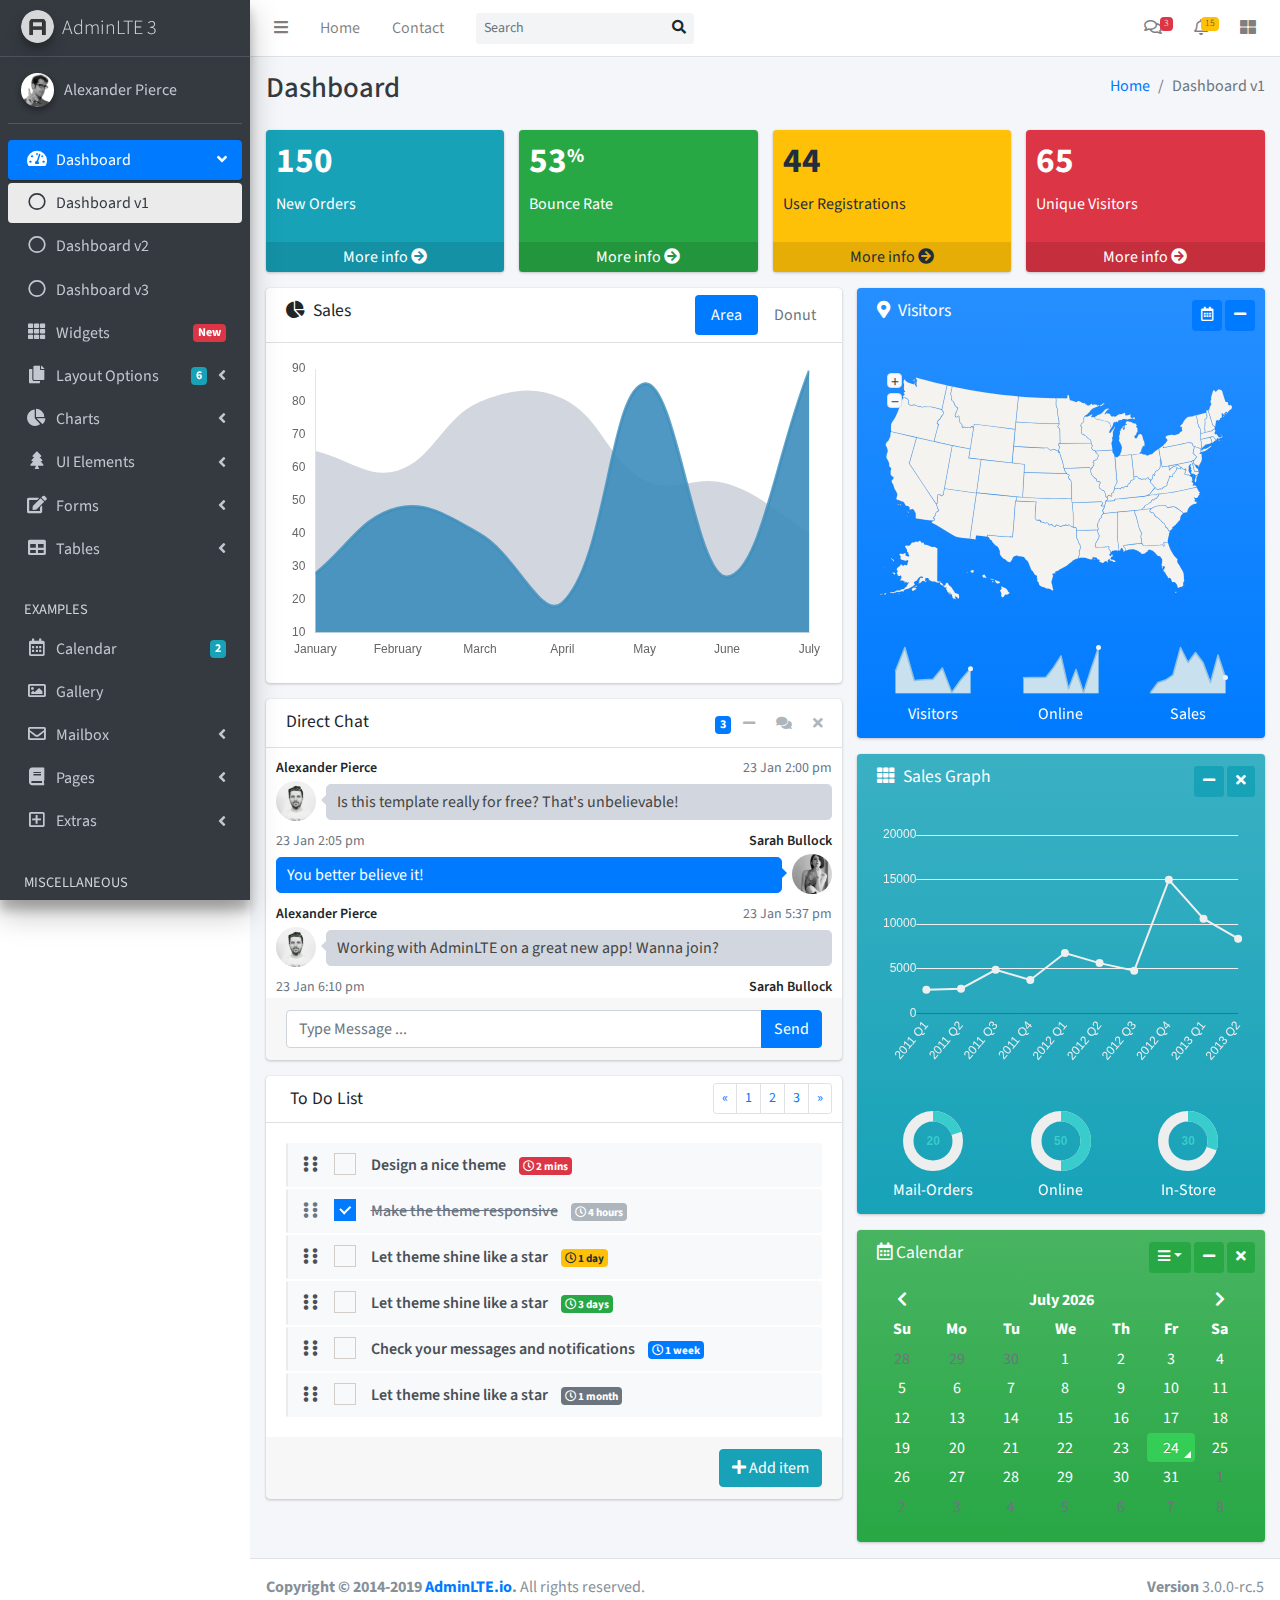
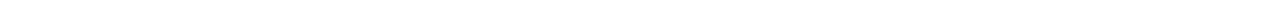
<file: _template/AdminLTE-3.0.0-rc.5/index.html>
<!DOCTYPE html>
<html>
<head>
  <meta charset="utf-8">
  <meta http-equiv="X-UA-Compatible" content="IE=edge">
  <title>AdminLTE 3 | Dashboard</title>
  <!-- Tell the browser to be responsive to screen width -->
  <meta name="viewport" content="width=device-width, initial-scale=1">
  <!-- Font Awesome -->
  <link rel="stylesheet" href="plugins/fontawesome-free/css/all.min.css">
  <!-- Ionicons -->
  <link rel="stylesheet" href="https://code.ionicframework.com/ionicons/2.0.1/css/ionicons.min.css">
  <!-- Tempusdominus Bbootstrap 4 -->
  <link rel="stylesheet" href="plugins/tempusdominus-bootstrap-4/css/tempusdominus-bootstrap-4.min.css">
  <!-- iCheck -->
  <link rel="stylesheet" href="plugins/icheck-bootstrap/icheck-bootstrap.min.css">
  <!-- JQVMap -->
  <link rel="stylesheet" href="plugins/jqvmap/jqvmap.min.css">
  <!-- Theme style -->
  <link rel="stylesheet" href="dist/css/adminlte.min.css">
  <!-- overlayScrollbars -->
  <link rel="stylesheet" href="plugins/overlayScrollbars/css/OverlayScrollbars.min.css">
  <!-- Daterange picker -->
  <link rel="stylesheet" href="plugins/daterangepicker/daterangepicker.css">
  <!-- summernote -->
  <link rel="stylesheet" href="plugins/summernote/summernote-bs4.css">
  <!-- Google Font: Source Sans Pro -->
  <link href="https://fonts.googleapis.com/css?family=Source+Sans+Pro:300,400,400i,700" rel="stylesheet">
</head>
<body class="hold-transition sidebar-mini layout-fixed">
<div class="wrapper">

  <!-- Navbar -->
  <nav class="main-header navbar navbar-expand navbar-white navbar-light">
    <!-- Left navbar links -->
    <ul class="navbar-nav">
      <li class="nav-item">
        <a class="nav-link" data-widget="pushmenu" href="#"><i class="fas fa-bars"></i></a>
      </li>
      <li class="nav-item d-none d-sm-inline-block">
        <a href="index3.html" class="nav-link">Home</a>
      </li>
      <li class="nav-item d-none d-sm-inline-block">
        <a href="#" class="nav-link">Contact</a>
      </li>
    </ul>

    <!-- SEARCH FORM -->
    <form class="form-inline ml-3">
      <div class="input-group input-group-sm">
        <input class="form-control form-control-navbar" type="search" placeholder="Search" aria-label="Search">
        <div class="input-group-append">
          <button class="btn btn-navbar" type="submit">
            <i class="fas fa-search"></i>
          </button>
        </div>
      </div>
    </form>

    <!-- Right navbar links -->
    <ul class="navbar-nav ml-auto">
      <!-- Messages Dropdown Menu -->
      <li class="nav-item dropdown">
        <a class="nav-link" data-toggle="dropdown" href="#">
          <i class="far fa-comments"></i>
          <span class="badge badge-danger navbar-badge">3</span>
        </a>
        <div class="dropdown-menu dropdown-menu-lg dropdown-menu-right">
          <a href="#" class="dropdown-item">
            <!-- Message Start -->
            <div class="media">
              <img src="dist/img/user1-128x128.jpg" alt="User Avatar" class="img-size-50 mr-3 img-circle">
              <div class="media-body">
                <h3 class="dropdown-item-title">
                  Brad Diesel
                  <span class="float-right text-sm text-danger"><i class="fas fa-star"></i></span>
                </h3>
                <p class="text-sm">Call me whenever you can...</p>
                <p class="text-sm text-muted"><i class="far fa-clock mr-1"></i> 4 Hours Ago</p>
              </div>
            </div>
            <!-- Message End -->
          </a>
          <div class="dropdown-divider"></div>
          <a href="#" class="dropdown-item">
            <!-- Message Start -->
            <div class="media">
              <img src="dist/img/user8-128x128.jpg" alt="User Avatar" class="img-size-50 img-circle mr-3">
              <div class="media-body">
                <h3 class="dropdown-item-title">
                  John Pierce
                  <span class="float-right text-sm text-muted"><i class="fas fa-star"></i></span>
                </h3>
                <p class="text-sm">I got your message bro</p>
                <p class="text-sm text-muted"><i class="far fa-clock mr-1"></i> 4 Hours Ago</p>
              </div>
            </div>
            <!-- Message End -->
          </a>
          <div class="dropdown-divider"></div>
          <a href="#" class="dropdown-item">
            <!-- Message Start -->
            <div class="media">
              <img src="dist/img/user3-128x128.jpg" alt="User Avatar" class="img-size-50 img-circle mr-3">
              <div class="media-body">
                <h3 class="dropdown-item-title">
                  Nora Silvester
                  <span class="float-right text-sm text-warning"><i class="fas fa-star"></i></span>
                </h3>
                <p class="text-sm">The subject goes here</p>
                <p class="text-sm text-muted"><i class="far fa-clock mr-1"></i> 4 Hours Ago</p>
              </div>
            </div>
            <!-- Message End -->
          </a>
          <div class="dropdown-divider"></div>
          <a href="#" class="dropdown-item dropdown-footer">See All Messages</a>
        </div>
      </li>
      <!-- Notifications Dropdown Menu -->
      <li class="nav-item dropdown">
        <a class="nav-link" data-toggle="dropdown" href="#">
          <i class="far fa-bell"></i>
          <span class="badge badge-warning navbar-badge">15</span>
        </a>
        <div class="dropdown-menu dropdown-menu-lg dropdown-menu-right">
          <span class="dropdown-item dropdown-header">15 Notifications</span>
          <div class="dropdown-divider"></div>
          <a href="#" class="dropdown-item">
            <i class="fas fa-envelope mr-2"></i> 4 new messages
            <span class="float-right text-muted text-sm">3 mins</span>
          </a>
          <div class="dropdown-divider"></div>
          <a href="#" class="dropdown-item">
            <i class="fas fa-users mr-2"></i> 8 friend requests
            <span class="float-right text-muted text-sm">12 hours</span>
          </a>
          <div class="dropdown-divider"></div>
          <a href="#" class="dropdown-item">
            <i class="fas fa-file mr-2"></i> 3 new reports
            <span class="float-right text-muted text-sm">2 days</span>
          </a>
          <div class="dropdown-divider"></div>
          <a href="#" class="dropdown-item dropdown-footer">See All Notifications</a>
        </div>
      </li>
      <li class="nav-item">
        <a class="nav-link" data-widget="control-sidebar" data-slide="true" href="#">
          <i class="fas fa-th-large"></i>
        </a>
      </li>
    </ul>
  </nav>
  <!-- /.navbar -->

  <!-- Main Sidebar Container -->
  <aside class="main-sidebar sidebar-dark-primary elevation-4">
    <!-- Brand Logo -->
    <a href="index3.html" class="brand-link">
      <img src="dist/img/AdminLTELogo.png" alt="AdminLTE Logo" class="brand-image img-circle elevation-3"
           style="opacity: .8">
      <span class="brand-text font-weight-light">AdminLTE 3</span>
    </a>

    <!-- Sidebar -->
    <div class="sidebar">
      <!-- Sidebar user panel (optional) -->
      <div class="user-panel mt-3 pb-3 mb-3 d-flex">
        <div class="image">
          <img src="dist/img/user2-160x160.jpg" class="img-circle elevation-2" alt="User Image">
        </div>
        <div class="info">
          <a href="#" class="d-block">Alexander Pierce</a>
        </div>
      </div>

      <!-- Sidebar Menu -->
      <nav class="mt-2">
        <ul class="nav nav-pills nav-sidebar flex-column" data-widget="treeview" role="menu" data-accordion="false">
          <!-- Add icons to the links using the .nav-icon class
               with font-awesome or any other icon font library -->
          <li class="nav-item has-treeview menu-open">
            <a href="#" class="nav-link active">
              <i class="nav-icon fas fa-tachometer-alt"></i>
              <p>
                Dashboard
                <i class="right fas fa-angle-left"></i>
              </p>
            </a>
            <ul class="nav nav-treeview">
              <li class="nav-item">
                <a href="./index.html" class="nav-link active">
                  <i class="far fa-circle nav-icon"></i>
                  <p>Dashboard v1</p>
                </a>
              </li>
              <li class="nav-item">
                <a href="./index2.html" class="nav-link">
                  <i class="far fa-circle nav-icon"></i>
                  <p>Dashboard v2</p>
                </a>
              </li>
              <li class="nav-item">
                <a href="./index3.html" class="nav-link">
                  <i class="far fa-circle nav-icon"></i>
                  <p>Dashboard v3</p>
                </a>
              </li>
            </ul>
          </li>
          <li class="nav-item">
            <a href="pages/widgets.html" class="nav-link">
              <i class="nav-icon fas fa-th"></i>
              <p>
                Widgets
                <span class="right badge badge-danger">New</span>
              </p>
            </a>
          </li>
          <li class="nav-item has-treeview">
            <a href="#" class="nav-link">
              <i class="nav-icon fas fa-copy"></i>
              <p>
                Layout Options
                <i class="fas fa-angle-left right"></i>
                <span class="badge badge-info right">6</span>
              </p>
            </a>
            <ul class="nav nav-treeview">
              <li class="nav-item">
                <a href="pages/layout/top-nav.html" class="nav-link">
                  <i class="far fa-circle nav-icon"></i>
                  <p>Top Navigation</p>
                </a>
              </li>
              <li class="nav-item">
                <a href="pages/layout/boxed.html" class="nav-link">
                  <i class="far fa-circle nav-icon"></i>
                  <p>Boxed</p>
                </a>
              </li>
              <li class="nav-item">
                <a href="pages/layout/fixed-sidebar.html" class="nav-link">
                  <i class="far fa-circle nav-icon"></i>
                  <p>Fixed Sidebar</p>
                </a>
              </li>
              <li class="nav-item">
                <a href="pages/layout/fixed-topnav.html" class="nav-link">
                  <i class="far fa-circle nav-icon"></i>
                  <p>Fixed Navbar</p>
                </a>
              </li>
              <li class="nav-item">
                <a href="pages/layout/fixed-footer.html" class="nav-link">
                  <i class="far fa-circle nav-icon"></i>
                  <p>Fixed Footer</p>
                </a>
              </li>
              <li class="nav-item">
                <a href="pages/layout/collapsed-sidebar.html" class="nav-link">
                  <i class="far fa-circle nav-icon"></i>
                  <p>Collapsed Sidebar</p>
                </a>
              </li>
            </ul>
          </li>
          <li class="nav-item has-treeview">
            <a href="#" class="nav-link">
              <i class="nav-icon fas fa-chart-pie"></i>
              <p>
                Charts
                <i class="right fas fa-angle-left"></i>
              </p>
            </a>
            <ul class="nav nav-treeview">
              <li class="nav-item">
                <a href="pages/charts/chartjs.html" class="nav-link">
                  <i class="far fa-circle nav-icon"></i>
                  <p>ChartJS</p>
                </a>
              </li>
              <li class="nav-item">
                <a href="pages/charts/flot.html" class="nav-link">
                  <i class="far fa-circle nav-icon"></i>
                  <p>Flot</p>
                </a>
              </li>
              <li class="nav-item">
                <a href="pages/charts/inline.html" class="nav-link">
                  <i class="far fa-circle nav-icon"></i>
                  <p>Inline</p>
                </a>
              </li>
            </ul>
          </li>
          <li class="nav-item has-treeview">
            <a href="#" class="nav-link">
              <i class="nav-icon fas fa-tree"></i>
              <p>
                UI Elements
                <i class="fas fa-angle-left right"></i>
              </p>
            </a>
            <ul class="nav nav-treeview">
              <li class="nav-item">
                <a href="pages/UI/general.html" class="nav-link">
                  <i class="far fa-circle nav-icon"></i>
                  <p>General</p>
                </a>
              </li>
              <li class="nav-item">
                <a href="pages/UI/icons.html" class="nav-link">
                  <i class="far fa-circle nav-icon"></i>
                  <p>Icons</p>
                </a>
              </li>
              <li class="nav-item">
                <a href="pages/UI/buttons.html" class="nav-link">
                  <i class="far fa-circle nav-icon"></i>
                  <p>Buttons</p>
                </a>
              </li>
              <li class="nav-item">
                <a href="pages/UI/sliders.html" class="nav-link">
                  <i class="far fa-circle nav-icon"></i>
                  <p>Sliders</p>
                </a>
              </li>
              <li class="nav-item">
                <a href="pages/UI/modals.html" class="nav-link">
                  <i class="far fa-circle nav-icon"></i>
                  <p>Modals & Alerts</p>
                </a>
              </li>
              <li class="nav-item">
                <a href="pages/UI/navbar.html" class="nav-link">
                  <i class="far fa-circle nav-icon"></i>
                  <p>Navbar & Tabs</p>
                </a>
              </li>
              <li class="nav-item">
                <a href="pages/UI/timeline.html" class="nav-link">
                  <i class="far fa-circle nav-icon"></i>
                  <p>Timeline</p>
                </a>
              </li>
              <li class="nav-item">
                <a href="pages/UI/ribbons.html" class="nav-link">
                  <i class="far fa-circle nav-icon"></i>
                  <p>Ribbons</p>
                </a>
              </li>
            </ul>
          </li>
          <li class="nav-item has-treeview">
            <a href="#" class="nav-link">
              <i class="nav-icon fas fa-edit"></i>
              <p>
                Forms
                <i class="fas fa-angle-left right"></i>
              </p>
            </a>
            <ul class="nav nav-treeview">
              <li class="nav-item">
                <a href="pages/forms/general.html" class="nav-link">
                  <i class="far fa-circle nav-icon"></i>
                  <p>General Elements</p>
                </a>
              </li>
              <li class="nav-item">
                <a href="pages/forms/advanced.html" class="nav-link">
                  <i class="far fa-circle nav-icon"></i>
                  <p>Advanced Elements</p>
                </a>
              </li>
              <li class="nav-item">
                <a href="pages/forms/editors.html" class="nav-link">
                  <i class="far fa-circle nav-icon"></i>
                  <p>Editors</p>
                </a>
              </li>
            </ul>
          </li>
          <li class="nav-item has-treeview">
            <a href="#" class="nav-link">
              <i class="nav-icon fas fa-table"></i>
              <p>
                Tables
                <i class="fas fa-angle-left right"></i>
              </p>
            </a>
            <ul class="nav nav-treeview">
              <li class="nav-item">
                <a href="pages/tables/simple.html" class="nav-link">
                  <i class="far fa-circle nav-icon"></i>
                  <p>Simple Tables</p>
                </a>
              </li>
              <li class="nav-item">
                <a href="pages/tables/data.html" class="nav-link">
                  <i class="far fa-circle nav-icon"></i>
                  <p>DataTables</p>
                </a>
              </li>
              <li class="nav-item">
                <a href="pages/tables/jsgrid.html" class="nav-link">
                  <i class="far fa-circle nav-icon"></i>
                  <p>jsGrid</p>
                </a>
              </li>
            </ul>
          </li>
          <li class="nav-header">EXAMPLES</li>
          <li class="nav-item">
            <a href="pages/calendar.html" class="nav-link">
              <i class="nav-icon far fa-calendar-alt"></i>
              <p>
                Calendar
                <span class="badge badge-info right">2</span>
              </p>
            </a>
          </li>
          <li class="nav-item">
            <a href="pages/gallery.html" class="nav-link">
              <i class="nav-icon far fa-image"></i>
              <p>
                Gallery
              </p>
            </a>
          </li>
          <li class="nav-item has-treeview">
            <a href="#" class="nav-link">
              <i class="nav-icon far fa-envelope"></i>
              <p>
                Mailbox
                <i class="fas fa-angle-left right"></i>
              </p>
            </a>
            <ul class="nav nav-treeview">
              <li class="nav-item">
                <a href="pages/mailbox/mailbox.html" class="nav-link">
                  <i class="far fa-circle nav-icon"></i>
                  <p>Inbox</p>
                </a>
              </li>
              <li class="nav-item">
                <a href="pages/mailbox/compose.html" class="nav-link">
                  <i class="far fa-circle nav-icon"></i>
                  <p>Compose</p>
                </a>
              </li>
              <li class="nav-item">
                <a href="pages/mailbox/read-mail.html" class="nav-link">
                  <i class="far fa-circle nav-icon"></i>
                  <p>Read</p>
                </a>
              </li>
            </ul>
          </li>
          <li class="nav-item has-treeview">
            <a href="#" class="nav-link">
              <i class="nav-icon fas fa-book"></i>
              <p>
                Pages
                <i class="fas fa-angle-left right"></i>
              </p>
            </a>
            <ul class="nav nav-treeview">
              <li class="nav-item">
                <a href="pages/examples/invoice.html" class="nav-link">
                  <i class="far fa-circle nav-icon"></i>
                  <p>Invoice</p>
                </a>
              </li>
              <li class="nav-item">
                <a href="pages/examples/profile.html" class="nav-link">
                  <i class="far fa-circle nav-icon"></i>
                  <p>Profile</p>
                </a>
              </li>
              <li class="nav-item">
                <a href="pages/examples/e_commerce.html" class="nav-link">
                  <i class="far fa-circle nav-icon"></i>
                  <p>E-commerce</p>
                </a>
              </li>
              <li class="nav-item">
                <a href="pages/examples/projects.html" class="nav-link">
                  <i class="far fa-circle nav-icon"></i>
                  <p>Projects</p>
                </a>
              </li>
              <li class="nav-item">
                <a href="pages/examples/project_add.html" class="nav-link">
                  <i class="far fa-circle nav-icon"></i>
                  <p>Project Add</p>
                </a>
              </li>
              <li class="nav-item">
                <a href="pages/examples/project_edit.html" class="nav-link">
                  <i class="far fa-circle nav-icon"></i>
                  <p>Project Edit</p>
                </a>
              </li>
              <li class="nav-item">
                <a href="pages/examples/project_detail.html" class="nav-link">
                  <i class="far fa-circle nav-icon"></i>
                  <p>Project Detail</p>
                </a>
              </li>
              <li class="nav-item">
                <a href="pages/examples/contacts.html" class="nav-link">
                  <i class="far fa-circle nav-icon"></i>
                  <p>Contacts</p>
                </a>
              </li>
            </ul>
          </li>
          <li class="nav-item has-treeview">
            <a href="#" class="nav-link">
              <i class="nav-icon far fa-plus-square"></i>
              <p>
                Extras
                <i class="fas fa-angle-left right"></i>
              </p>
            </a>
            <ul class="nav nav-treeview">
              <li class="nav-item">
                <a href="pages/examples/login.html" class="nav-link">
                  <i class="far fa-circle nav-icon"></i>
                  <p>Login</p>
                </a>
              </li>
              <li class="nav-item">
                <a href="pages/examples/register.html" class="nav-link">
                  <i class="far fa-circle nav-icon"></i>
                  <p>Register</p>
                </a>
              </li>
              <li class="nav-item">
                <a href="pages/examples/lockscreen.html" class="nav-link">
                  <i class="far fa-circle nav-icon"></i>
                  <p>Lockscreen</p>
                </a>
              </li>
              <li class="nav-item">
                <a href="pages/examples/legacy-user-menu.html" class="nav-link">
                  <i class="far fa-circle nav-icon"></i>
                  <p>Legacy User Menu</p>
                </a>
              </li>
              <li class="nav-item">
                <a href="pages/examples/language-menu.html" class="nav-link">
                  <i class="far fa-circle nav-icon"></i>
                  <p>Language Menu</p>
                </a>
              </li>
              <li class="nav-item">
                <a href="pages/examples/404.html" class="nav-link">
                  <i class="far fa-circle nav-icon"></i>
                  <p>Error 404</p>
                </a>
              </li>
              <li class="nav-item">
                <a href="pages/examples/500.html" class="nav-link">
                  <i class="far fa-circle nav-icon"></i>
                  <p>Error 500</p>
                </a>
              </li>
              <li class="nav-item">
                <a href="pages/examples/pace.html" class="nav-link">
                  <i class="far fa-circle nav-icon"></i>
                  <p>Pace</p>
                </a>
              </li>
              <li class="nav-item">
                <a href="pages/examples/blank.html" class="nav-link">
                  <i class="far fa-circle nav-icon"></i>
                  <p>Blank Page</p>
                </a>
              </li>
              <li class="nav-item">
                <a href="starter.html" class="nav-link">
                  <i class="far fa-circle nav-icon"></i>
                  <p>Starter Page</p>
                </a>
              </li>
            </ul>
          </li>
          <li class="nav-header">MISCELLANEOUS</li>
          <li class="nav-item">
            <a href="https://adminlte.io/docs/3.0" class="nav-link">
              <i class="nav-icon fas fa-file"></i>
              <p>Documentation</p>
            </a>
          </li>
          <li class="nav-header">MULTI LEVEL EXAMPLE</li>
          <li class="nav-item">
            <a href="#" class="nav-link">
              <i class="fas fa-circle nav-icon"></i>
              <p>Level 1</p>
            </a>
          </li>
          <li class="nav-item has-treeview">
            <a href="#" class="nav-link">
              <i class="nav-icon fas fa-circle"></i>
              <p>
                Level 1
                <i class="right fas fa-angle-left"></i>
              </p>
            </a>
            <ul class="nav nav-treeview">
              <li class="nav-item">
                <a href="#" class="nav-link">
                  <i class="far fa-circle nav-icon"></i>
                  <p>Level 2</p>
                </a>
              </li>
              <li class="nav-item has-treeview">
                <a href="#" class="nav-link">
                  <i class="far fa-circle nav-icon"></i>
                  <p>
                    Level 2
                    <i class="right fas fa-angle-left"></i>
                  </p>
                </a>
                <ul class="nav nav-treeview">
                  <li class="nav-item">
                    <a href="#" class="nav-link">
                      <i class="far fa-dot-circle nav-icon"></i>
                      <p>Level 3</p>
                    </a>
                  </li>
                  <li class="nav-item">
                    <a href="#" class="nav-link">
                      <i class="far fa-dot-circle nav-icon"></i>
                      <p>Level 3</p>
                    </a>
                  </li>
                  <li class="nav-item">
                    <a href="#" class="nav-link">
                      <i class="far fa-dot-circle nav-icon"></i>
                      <p>Level 3</p>
                    </a>
                  </li>
                </ul>
              </li>
              <li class="nav-item">
                <a href="#" class="nav-link">
                  <i class="far fa-circle nav-icon"></i>
                  <p>Level 2</p>
                </a>
              </li>
            </ul>
          </li>
          <li class="nav-item">
            <a href="#" class="nav-link">
              <i class="fas fa-circle nav-icon"></i>
              <p>Level 1</p>
            </a>
          </li>
          <li class="nav-header">LABELS</li>
          <li class="nav-item">
            <a href="#" class="nav-link">
              <i class="nav-icon far fa-circle text-danger"></i>
              <p class="text">Important</p>
            </a>
          </li>
          <li class="nav-item">
            <a href="#" class="nav-link">
              <i class="nav-icon far fa-circle text-warning"></i>
              <p>Warning</p>
            </a>
          </li>
          <li class="nav-item">
            <a href="#" class="nav-link">
              <i class="nav-icon far fa-circle text-info"></i>
              <p>Informational</p>
            </a>
          </li>
        </ul>
      </nav>
      <!-- /.sidebar-menu -->
    </div>
    <!-- /.sidebar -->
  </aside>

  <!-- Content Wrapper. Contains page content -->
  <div class="content-wrapper">
    <!-- Content Header (Page header) -->
    <div class="content-header">
      <div class="container-fluid">
        <div class="row mb-2">
          <div class="col-sm-6">
            <h1 class="m-0 text-dark">Dashboard</h1>
          </div><!-- /.col -->
          <div class="col-sm-6">
            <ol class="breadcrumb float-sm-right">
              <li class="breadcrumb-item"><a href="#">Home</a></li>
              <li class="breadcrumb-item active">Dashboard v1</li>
            </ol>
          </div><!-- /.col -->
        </div><!-- /.row -->
      </div><!-- /.container-fluid -->
    </div>
    <!-- /.content-header -->

    <!-- Main content -->
    <section class="content">
      <div class="container-fluid">
        <!-- Small boxes (Stat box) -->
        <div class="row">
          <div class="col-lg-3 col-6">
            <!-- small box -->
            <div class="small-box bg-info">
              <div class="inner">
                <h3>150</h3>

                <p>New Orders</p>
              </div>
              <div class="icon">
                <i class="ion ion-bag"></i>
              </div>
              <a href="#" class="small-box-footer">More info <i class="fas fa-arrow-circle-right"></i></a>
            </div>
          </div>
          <!-- ./col -->
          <div class="col-lg-3 col-6">
            <!-- small box -->
            <div class="small-box bg-success">
              <div class="inner">
                <h3>53<sup style="font-size: 20px">%</sup></h3>

                <p>Bounce Rate</p>
              </div>
              <div class="icon">
                <i class="ion ion-stats-bars"></i>
              </div>
              <a href="#" class="small-box-footer">More info <i class="fas fa-arrow-circle-right"></i></a>
            </div>
          </div>
          <!-- ./col -->
          <div class="col-lg-3 col-6">
            <!-- small box -->
            <div class="small-box bg-warning">
              <div class="inner">
                <h3>44</h3>

                <p>User Registrations</p>
              </div>
              <div class="icon">
                <i class="ion ion-person-add"></i>
              </div>
              <a href="#" class="small-box-footer">More info <i class="fas fa-arrow-circle-right"></i></a>
            </div>
          </div>
          <!-- ./col -->
          <div class="col-lg-3 col-6">
            <!-- small box -->
            <div class="small-box bg-danger">
              <div class="inner">
                <h3>65</h3>

                <p>Unique Visitors</p>
              </div>
              <div class="icon">
                <i class="ion ion-pie-graph"></i>
              </div>
              <a href="#" class="small-box-footer">More info <i class="fas fa-arrow-circle-right"></i></a>
            </div>
          </div>
          <!-- ./col -->
        </div>
        <!-- /.row -->
        <!-- Main row -->
        <div class="row">
          <!-- Left col -->
          <section class="col-lg-7 connectedSortable">
            <!-- Custom tabs (Charts with tabs)-->
            <div class="card">
              <div class="card-header">
                <h3 class="card-title">
                  <i class="fas fa-chart-pie mr-1"></i>
                  Sales
                </h3>
                <div class="card-tools">
                  <ul class="nav nav-pills ml-auto">
                    <li class="nav-item">
                      <a class="nav-link active" href="#revenue-chart" data-toggle="tab">Area</a>
                    </li>
                    <li class="nav-item">
                      <a class="nav-link" href="#sales-chart" data-toggle="tab">Donut</a>
                    </li>
                  </ul>
                </div>
              </div><!-- /.card-header -->
              <div class="card-body">
                <div class="tab-content p-0">
                  <!-- Morris chart - Sales -->
                  <div class="chart tab-pane active" id="revenue-chart"
                       style="position: relative; height: 300px;">
                      <canvas id="revenue-chart-canvas" height="300" style="height: 300px;"></canvas>                         
                   </div>
                  <div class="chart tab-pane" id="sales-chart" style="position: relative; height: 300px;">
                    <canvas id="sales-chart-canvas" height="300" style="height: 300px;"></canvas>                         
                  </div>  
                </div>
              </div><!-- /.card-body -->
            </div>
            <!-- /.card -->

            <!-- DIRECT CHAT -->
            <div class="card direct-chat direct-chat-primary">
              <div class="card-header">
                <h3 class="card-title">Direct Chat</h3>

                <div class="card-tools">
                  <span data-toggle="tooltip" title="3 New Messages" class="badge badge-primary">3</span>
                  <button type="button" class="btn btn-tool" data-card-widget="collapse">
                    <i class="fas fa-minus"></i>
                  </button>
                  <button type="button" class="btn btn-tool" data-toggle="tooltip" title="Contacts"
                          data-widget="chat-pane-toggle">
                    <i class="fas fa-comments"></i>
                  </button>
                  <button type="button" class="btn btn-tool" data-card-widget="remove"><i class="fas fa-times"></i>
                  </button>
                </div>
              </div>
              <!-- /.card-header -->
              <div class="card-body">
                <!-- Conversations are loaded here -->
                <div class="direct-chat-messages">
                  <!-- Message. Default to the left -->
                  <div class="direct-chat-msg">
                    <div class="direct-chat-infos clearfix">
                      <span class="direct-chat-name float-left">Alexander Pierce</span>
                      <span class="direct-chat-timestamp float-right">23 Jan 2:00 pm</span>
                    </div>
                    <!-- /.direct-chat-infos -->
                    <img class="direct-chat-img" src="dist/img/user1-128x128.jpg" alt="message user image">
                    <!-- /.direct-chat-img -->
                    <div class="direct-chat-text">
                      Is this template really for free? That's unbelievable!
                    </div>
                    <!-- /.direct-chat-text -->
                  </div>
                  <!-- /.direct-chat-msg -->

                  <!-- Message to the right -->
                  <div class="direct-chat-msg right">
                    <div class="direct-chat-infos clearfix">
                      <span class="direct-chat-name float-right">Sarah Bullock</span>
                      <span class="direct-chat-timestamp float-left">23 Jan 2:05 pm</span>
                    </div>
                    <!-- /.direct-chat-infos -->
                    <img class="direct-chat-img" src="dist/img/user3-128x128.jpg" alt="message user image">
                    <!-- /.direct-chat-img -->
                    <div class="direct-chat-text">
                      You better believe it!
                    </div>
                    <!-- /.direct-chat-text -->
                  </div>
                  <!-- /.direct-chat-msg -->

                  <!-- Message. Default to the left -->
                  <div class="direct-chat-msg">
                    <div class="direct-chat-infos clearfix">
                      <span class="direct-chat-name float-left">Alexander Pierce</span>
                      <span class="direct-chat-timestamp float-right">23 Jan 5:37 pm</span>
                    </div>
                    <!-- /.direct-chat-infos -->
                    <img class="direct-chat-img" src="dist/img/user1-128x128.jpg" alt="message user image">
                    <!-- /.direct-chat-img -->
                    <div class="direct-chat-text">
                      Working with AdminLTE on a great new app! Wanna join?
                    </div>
                    <!-- /.direct-chat-text -->
                  </div>
                  <!-- /.direct-chat-msg -->

                  <!-- Message to the right -->
                  <div class="direct-chat-msg right">
                    <div class="direct-chat-infos clearfix">
                      <span class="direct-chat-name float-right">Sarah Bullock</span>
                      <span class="direct-chat-timestamp float-left">23 Jan 6:10 pm</span>
                    </div>
                    <!-- /.direct-chat-infos -->
                    <img class="direct-chat-img" src="dist/img/user3-128x128.jpg" alt="message user image">
                    <!-- /.direct-chat-img -->
                    <div class="direct-chat-text">
                      I would love to.
                    </div>
                    <!-- /.direct-chat-text -->
                  </div>
                  <!-- /.direct-chat-msg -->

                </div>
                <!--/.direct-chat-messages-->

                <!-- Contacts are loaded here -->
                <div class="direct-chat-contacts">
                  <ul class="contacts-list">
                    <li>
                      <a href="#">
                        <img class="contacts-list-img" src="dist/img/user1-128x128.jpg">

                        <div class="contacts-list-info">
                          <span class="contacts-list-name">
                            Count Dracula
                            <small class="contacts-list-date float-right">2/28/2015</small>
                          </span>
                          <span class="contacts-list-msg">How have you been? I was...</span>
                        </div>
                        <!-- /.contacts-list-info -->
                      </a>
                    </li>
                    <!-- End Contact Item -->
                    <li>
                      <a href="#">
                        <img class="contacts-list-img" src="dist/img/user7-128x128.jpg">

                        <div class="contacts-list-info">
                          <span class="contacts-list-name">
                            Sarah Doe
                            <small class="contacts-list-date float-right">2/23/2015</small>
                          </span>
                          <span class="contacts-list-msg">I will be waiting for...</span>
                        </div>
                        <!-- /.contacts-list-info -->
                      </a>
                    </li>
                    <!-- End Contact Item -->
                    <li>
                      <a href="#">
                        <img class="contacts-list-img" src="dist/img/user3-128x128.jpg">

                        <div class="contacts-list-info">
                          <span class="contacts-list-name">
                            Nadia Jolie
                            <small class="contacts-list-date float-right">2/20/2015</small>
                          </span>
                          <span class="contacts-list-msg">I'll call you back at...</span>
                        </div>
                        <!-- /.contacts-list-info -->
                      </a>
                    </li>
                    <!-- End Contact Item -->
                    <li>
                      <a href="#">
                        <img class="contacts-list-img" src="dist/img/user5-128x128.jpg">

                        <div class="contacts-list-info">
                          <span class="contacts-list-name">
                            Nora S. Vans
                            <small class="contacts-list-date float-right">2/10/2015</small>
                          </span>
                          <span class="contacts-list-msg">Where is your new...</span>
                        </div>
                        <!-- /.contacts-list-info -->
                      </a>
                    </li>
                    <!-- End Contact Item -->
                    <li>
                      <a href="#">
                        <img class="contacts-list-img" src="dist/img/user6-128x128.jpg">

                        <div class="contacts-list-info">
                          <span class="contacts-list-name">
                            John K.
                            <small class="contacts-list-date float-right">1/27/2015</small>
                          </span>
                          <span class="contacts-list-msg">Can I take a look at...</span>
                        </div>
                        <!-- /.contacts-list-info -->
                      </a>
                    </li>
                    <!-- End Contact Item -->
                    <li>
                      <a href="#">
                        <img class="contacts-list-img" src="dist/img/user8-128x128.jpg">

                        <div class="contacts-list-info">
                          <span class="contacts-list-name">
                            Kenneth M.
                            <small class="contacts-list-date float-right">1/4/2015</small>
                          </span>
                          <span class="contacts-list-msg">Never mind I found...</span>
                        </div>
                        <!-- /.contacts-list-info -->
                      </a>
                    </li>
                    <!-- End Contact Item -->
                  </ul>
                  <!-- /.contacts-list -->
                </div>
                <!-- /.direct-chat-pane -->
              </div>
              <!-- /.card-body -->
              <div class="card-footer">
                <form action="#" method="post">
                  <div class="input-group">
                    <input type="text" name="message" placeholder="Type Message ..." class="form-control">
                    <span class="input-group-append">
                      <button type="button" class="btn btn-primary">Send</button>
                    </span>
                  </div>
                </form>
              </div>
              <!-- /.card-footer-->
            </div>
            <!--/.direct-chat -->

            <!-- TO DO List -->
            <div class="card">
              <div class="card-header">
                <h3 class="card-title">
                  <i class="ion ion-clipboard mr-1"></i>
                  To Do List
                </h3>

                <div class="card-tools">
                  <ul class="pagination pagination-sm">
                    <li class="page-item"><a href="#" class="page-link">&laquo;</a></li>
                    <li class="page-item"><a href="#" class="page-link">1</a></li>
                    <li class="page-item"><a href="#" class="page-link">2</a></li>
                    <li class="page-item"><a href="#" class="page-link">3</a></li>
                    <li class="page-item"><a href="#" class="page-link">&raquo;</a></li>
                  </ul>
                </div>
              </div>
              <!-- /.card-header -->
              <div class="card-body">
                <ul class="todo-list" data-widget="todo-list">
                  <li>
                    <!-- drag handle -->
                    <span class="handle">
                      <i class="fas fa-ellipsis-v"></i>
                      <i class="fas fa-ellipsis-v"></i>
                    </span>
                    <!-- checkbox -->
                    <div  class="icheck-primary d-inline ml-2">
                      <input type="checkbox" value="" name="todo1" id="todoCheck1">
                      <label for="todoCheck1"></label>
                    </div>
                    <!-- todo text -->
                    <span class="text">Design a nice theme</span>
                    <!-- Emphasis label -->
                    <small class="badge badge-danger"><i class="far fa-clock"></i> 2 mins</small>
                    <!-- General tools such as edit or delete-->
                    <div class="tools">
                      <i class="fas fa-edit"></i>
                      <i class="fas fa-trash-o"></i>
                    </div>
                  </li>
                  <li>
                    <span class="handle">
                      <i class="fas fa-ellipsis-v"></i>
                      <i class="fas fa-ellipsis-v"></i>
                    </span>
                    <div  class="icheck-primary d-inline ml-2">
                      <input type="checkbox" value="" name="todo2" id="todoCheck2" checked>
                      <label for="todoCheck2"></label>
                    </div>
                    <span class="text">Make the theme responsive</span>
                    <small class="badge badge-info"><i class="far fa-clock"></i> 4 hours</small>
                    <div class="tools">
                      <i class="fas fa-edit"></i>
                      <i class="fas fa-trash-o"></i>
                    </div>
                  </li>
                  <li>
                    <span class="handle">
                      <i class="fas fa-ellipsis-v"></i>
                      <i class="fas fa-ellipsis-v"></i>
                    </span>
                    <div  class="icheck-primary d-inline ml-2">
                      <input type="checkbox" value="" name="todo3" id="todoCheck3">
                      <label for="todoCheck3"></label>
                    </div>
                    <span class="text">Let theme shine like a star</span>
                    <small class="badge badge-warning"><i class="far fa-clock"></i> 1 day</small>
                    <div class="tools">
                      <i class="fas fa-edit"></i>
                      <i class="fas fa-trash-o"></i>
                    </div>
                  </li>
                  <li>
                    <span class="handle">
                      <i class="fas fa-ellipsis-v"></i>
                      <i class="fas fa-ellipsis-v"></i>
                    </span>
                    <div  class="icheck-primary d-inline ml-2">
                      <input type="checkbox" value="" name="todo4" id="todoCheck4">
                      <label for="todoCheck4"></label>
                    </div>
                    <span class="text">Let theme shine like a star</span>
                    <small class="badge badge-success"><i class="far fa-clock"></i> 3 days</small>
                    <div class="tools">
                      <i class="fas fa-edit"></i>
                      <i class="fas fa-trash-o"></i>
                    </div>
                  </li>
                  <li>
                    <span class="handle">
                      <i class="fas fa-ellipsis-v"></i>
                      <i class="fas fa-ellipsis-v"></i>
                    </span>
                    <div  class="icheck-primary d-inline ml-2">
                      <input type="checkbox" value="" name="todo5" id="todoCheck5">
                      <label for="todoCheck5"></label>
                    </div>
                    <span class="text">Check your messages and notifications</span>
                    <small class="badge badge-primary"><i class="far fa-clock"></i> 1 week</small>
                    <div class="tools">
                      <i class="fas fa-edit"></i>
                      <i class="fas fa-trash-o"></i>
                    </div>
                  </li>
                  <li>
                    <span class="handle">
                      <i class="fas fa-ellipsis-v"></i>
                      <i class="fas fa-ellipsis-v"></i>
                    </span>
                    <div  class="icheck-primary d-inline ml-2">
                      <input type="checkbox" value="" name="todo6" id="todoCheck6">
                      <label for="todoCheck6"></label>
                    </div>
                    <span class="text">Let theme shine like a star</span>
                    <small class="badge badge-secondary"><i class="far fa-clock"></i> 1 month</small>
                    <div class="tools">
                      <i class="fas fa-edit"></i>
                      <i class="fas fa-trash-o"></i>
                    </div>
                  </li>
                </ul>
              </div>
              <!-- /.card-body -->
              <div class="card-footer clearfix">
                <button type="button" class="btn btn-info float-right"><i class="fas fa-plus"></i> Add item</button>
              </div>
            </div>
            <!-- /.card -->
          </section>
          <!-- /.Left col -->
          <!-- right col (We are only adding the ID to make the widgets sortable)-->
          <section class="col-lg-5 connectedSortable">

            <!-- Map card -->
            <div class="card bg-gradient-primary">
              <div class="card-header border-0">
                <h3 class="card-title">
                  <i class="fas fa-map-marker-alt mr-1"></i>
                  Visitors
                </h3>
                <!-- card tools -->
                <div class="card-tools">
                  <button type="button"
                          class="btn btn-primary btn-sm daterange"
                          data-toggle="tooltip"
                          title="Date range">
                    <i class="far fa-calendar-alt"></i>
                  </button>
                  <button type="button"
                          class="btn btn-primary btn-sm"
                          data-card-widget="collapse"
                          data-toggle="tooltip"
                          title="Collapse">
                    <i class="fas fa-minus"></i>
                  </button>
                </div>
                <!-- /.card-tools -->
              </div>
              <div class="card-body">
                <div id="world-map" style="height: 250px; width: 100%;"></div>
              </div>
              <!-- /.card-body-->
              <div class="card-footer bg-transparent">
                <div class="row">
                  <div class="col-4 text-center">
                    <div id="sparkline-1"></div>
                    <div class="text-white">Visitors</div>
                  </div>
                  <!-- ./col -->
                  <div class="col-4 text-center">
                    <div id="sparkline-2"></div>
                    <div class="text-white">Online</div>
                  </div>
                  <!-- ./col -->
                  <div class="col-4 text-center">
                    <div id="sparkline-3"></div>
                    <div class="text-white">Sales</div>
                  </div>
                  <!-- ./col -->
                </div>
                <!-- /.row -->
              </div>
            </div>
            <!-- /.card -->

            <!-- solid sales graph -->
            <div class="card bg-gradient-info">
              <div class="card-header border-0">
                <h3 class="card-title">
                  <i class="fas fa-th mr-1"></i>
                  Sales Graph
                </h3>

                <div class="card-tools">
                  <button type="button" class="btn bg-info btn-sm" data-card-widget="collapse">
                    <i class="fas fa-minus"></i>
                  </button>
                  <button type="button" class="btn bg-info btn-sm" data-card-widget="remove">
                    <i class="fas fa-times"></i>
                  </button>
                </div>
              </div>
              <div class="card-body">
                <canvas class="chart" id="line-chart" style="min-height: 250px; height: 250px; max-height: 250px; max-width: 100%;"></canvas>
              </div>
              <!-- /.card-body -->
              <div class="card-footer bg-transparent">
                <div class="row">
                  <div class="col-4 text-center">
                    <input type="text" class="knob" data-readonly="true" value="20" data-width="60" data-height="60"
                           data-fgColor="#39CCCC">

                    <div class="text-white">Mail-Orders</div>
                  </div>
                  <!-- ./col -->
                  <div class="col-4 text-center">
                    <input type="text" class="knob" data-readonly="true" value="50" data-width="60" data-height="60"
                           data-fgColor="#39CCCC">

                    <div class="text-white">Online</div>
                  </div>
                  <!-- ./col -->
                  <div class="col-4 text-center">
                    <input type="text" class="knob" data-readonly="true" value="30" data-width="60" data-height="60"
                           data-fgColor="#39CCCC">

                    <div class="text-white">In-Store</div>
                  </div>
                  <!-- ./col -->
                </div>
                <!-- /.row -->
              </div>
              <!-- /.card-footer -->
            </div>
            <!-- /.card -->

            <!-- Calendar -->
            <div class="card bg-gradient-success">
              <div class="card-header border-0">

                <h3 class="card-title">
                  <i class="far fa-calendar-alt"></i>
                  Calendar
                </h3>
                <!-- tools card -->
                <div class="card-tools">
                  <!-- button with a dropdown -->
                  <div class="btn-group">
                    <button type="button" class="btn btn-success btn-sm dropdown-toggle" data-toggle="dropdown">
                      <i class="fas fa-bars"></i></button>
                    <div class="dropdown-menu float-right" role="menu">
                      <a href="#" class="dropdown-item">Add new event</a>
                      <a href="#" class="dropdown-item">Clear events</a>
                      <div class="dropdown-divider"></div>
                      <a href="#" class="dropdown-item">View calendar</a>
                    </div>
                  </div>
                  <button type="button" class="btn btn-success btn-sm" data-card-widget="collapse">
                    <i class="fas fa-minus"></i>
                  </button>
                  <button type="button" class="btn btn-success btn-sm" data-card-widget="remove">
                    <i class="fas fa-times"></i>
                  </button>
                </div>
                <!-- /. tools -->
              </div>
              <!-- /.card-header -->
              <div class="card-body pt-0">
                <!--The calendar -->
                <div id="calendar" style="width: 100%"></div>
              </div>
              <!-- /.card-body -->
            </div>
            <!-- /.card -->
          </section>
          <!-- right col -->
        </div>
        <!-- /.row (main row) -->
      </div><!-- /.container-fluid -->
    </section>
    <!-- /.content -->
  </div>
  <!-- /.content-wrapper -->
  <footer class="main-footer">
    <strong>Copyright &copy; 2014-2019 <a href="http://adminlte.io">AdminLTE.io</a>.</strong>
    All rights reserved.
    <div class="float-right d-none d-sm-inline-block">
      <b>Version</b> 3.0.0-rc.5
    </div>
  </footer>

  <!-- Control Sidebar -->
  <aside class="control-sidebar control-sidebar-dark">
    <!-- Control sidebar content goes here -->
  </aside>
  <!-- /.control-sidebar -->
</div>
<!-- ./wrapper -->

<!-- jQuery -->
<script src="plugins/jquery/jquery.min.js"></script>
<!-- jQuery UI 1.11.4 -->
<script src="plugins/jquery-ui/jquery-ui.min.js"></script>
<!-- Resolve conflict in jQuery UI tooltip with Bootstrap tooltip -->
<script>
  $.widget.bridge('uibutton', $.ui.button)
</script>
<!-- Bootstrap 4 -->
<script src="plugins/bootstrap/js/bootstrap.bundle.min.js"></script>
<!-- ChartJS -->
<script src="plugins/chart.js/Chart.min.js"></script>
<!-- Sparkline -->
<script src="plugins/sparklines/sparkline.js"></script>
<!-- JQVMap -->
<script src="plugins/jqvmap/jquery.vmap.min.js"></script>
<script src="plugins/jqvmap/maps/jquery.vmap.usa.js"></script>
<!-- jQuery Knob Chart -->
<script src="plugins/jquery-knob/jquery.knob.min.js"></script>
<!-- daterangepicker -->
<script src="plugins/moment/moment.min.js"></script>
<script src="plugins/daterangepicker/daterangepicker.js"></script>
<!-- Tempusdominus Bootstrap 4 -->
<script src="plugins/tempusdominus-bootstrap-4/js/tempusdominus-bootstrap-4.min.js"></script>
<!-- Summernote -->
<script src="plugins/summernote/summernote-bs4.min.js"></script>
<!-- overlayScrollbars -->
<script src="plugins/overlayScrollbars/js/jquery.overlayScrollbars.min.js"></script>
<!-- AdminLTE App -->
<script src="dist/js/adminlte.js"></script>
<!-- AdminLTE dashboard demo (This is only for demo purposes) -->
<script src="dist/js/pages/dashboard.js"></script>
<!-- AdminLTE for demo purposes -->
<script src="dist/js/demo.js"></script>
</body>
</html>
</file>
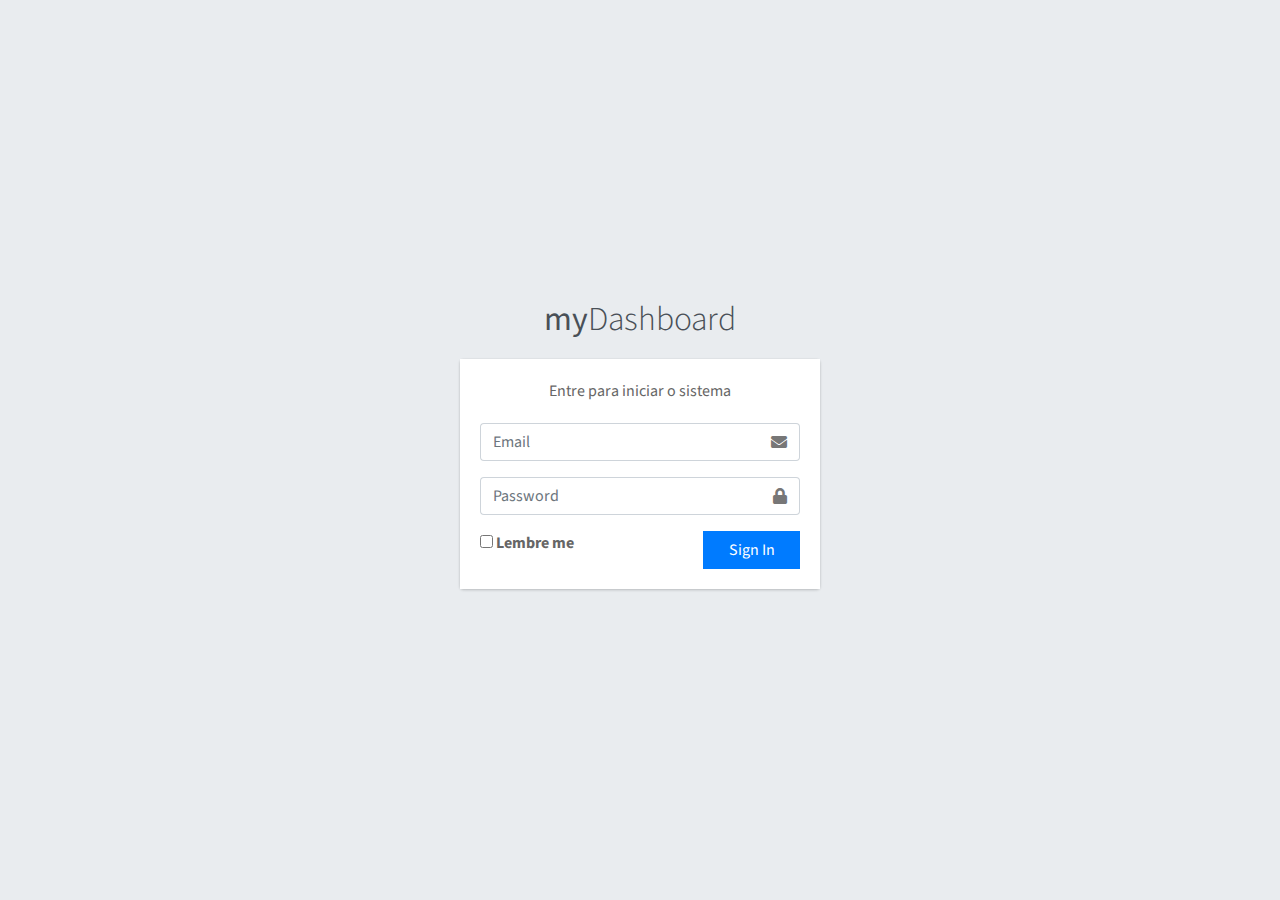
<file: login.html>
<!DOCTYPE html>
<html>
<head>
  <meta charset="utf-8">
  <meta http-equiv="X-UA-Compatible" content="IE=edge">
  <title>Log in</title>
  <!-- Tell the browser to be responsive to screen width -->
  <meta name="viewport" content="width=device-width, initial-scale=1">

  <link rel="stylesheet" href="assets/css/fontawesome-free.css">
    <link rel="stylesheet" href="assets/css/adminlte.min.css">
    <link href="https://fonts.googleapis.com/css?family=Source+Sans+Pro:300,400,400i,700" rel="stylesheet">
    <link rel="stylesheet" href="assets/css/toastr.min.css">
    <link rel="stylesheet" href="assets/css/style.css">
</head>
<body class="hold-transition login-page">
<div class="login-box">
  <div class="login-logo">
    <a href="../../index2.html"> <b>my</b>Dashboard</a>
  </div>
  <!-- /.login-logo -->
  <div class="card">
    <div class="card-body login-card-body">
      <p class="login-box-msg">Entre para iniciar o sistema</p>

      <form action="../../index3.html" method="post">
        <div class="input-group mb-3">
          <input id ="user" type="text" class="form-control" placeholder="Email">
          <div class="input-group-append">
            <div class="input-group-text">
              <span class="fas fa-envelope"></span>
            </div>
          </div>
        </div>
        <div  class="input-group mb-3">
          <input id="password" type="password" class="form-control" placeholder="Password">
          <div class="input-group-append">
            <div class="input-group-text">
              <span class="fas fa-lock"></span>
            </div>
          </div>
        </div>
        <div class="row">
          <div class="col-8">
            <div class="icheck-primary">
              <input type="checkbox" id="remember">
              <label for="remember">
                Lembre me
              </label>
            </div>
          </div>
          <!-- /.col -->
          <div class="col-4">
            <button type="button" class="btn btn-primary btn-block btn-flat" onclick="autenticar()">Sign In</button>
          </div>
          <!-- /.col -->
        </div>
      </form>

      

     
    </div>
    <!-- /.login-card-body -->
  </div>
</div>
<!-- /.login-box -->

 <!-- #region Scripts -->
    <!-- jQuery -->
    <script src="assets/js/jquery.min.js"></script>
    <!-- Bootstrap 4 -->
    <script src="assets/js/bundle.min.js"></script>
    <!-- AdminLTE App -->
    <script src="assets/js/adminlte.min.js"></script>
    <!-- jQuery validate-->
    <script src="assets/js/jquery.validate.js"></script>
    <!--Tastr-->
    <script src="assets/js/toastr.min.js"></script>
    <!--Js alunos-->
   
    <script src="assets/js/login.js"></script>
    <!-- #endregion-->



</body>
</html>
</file>
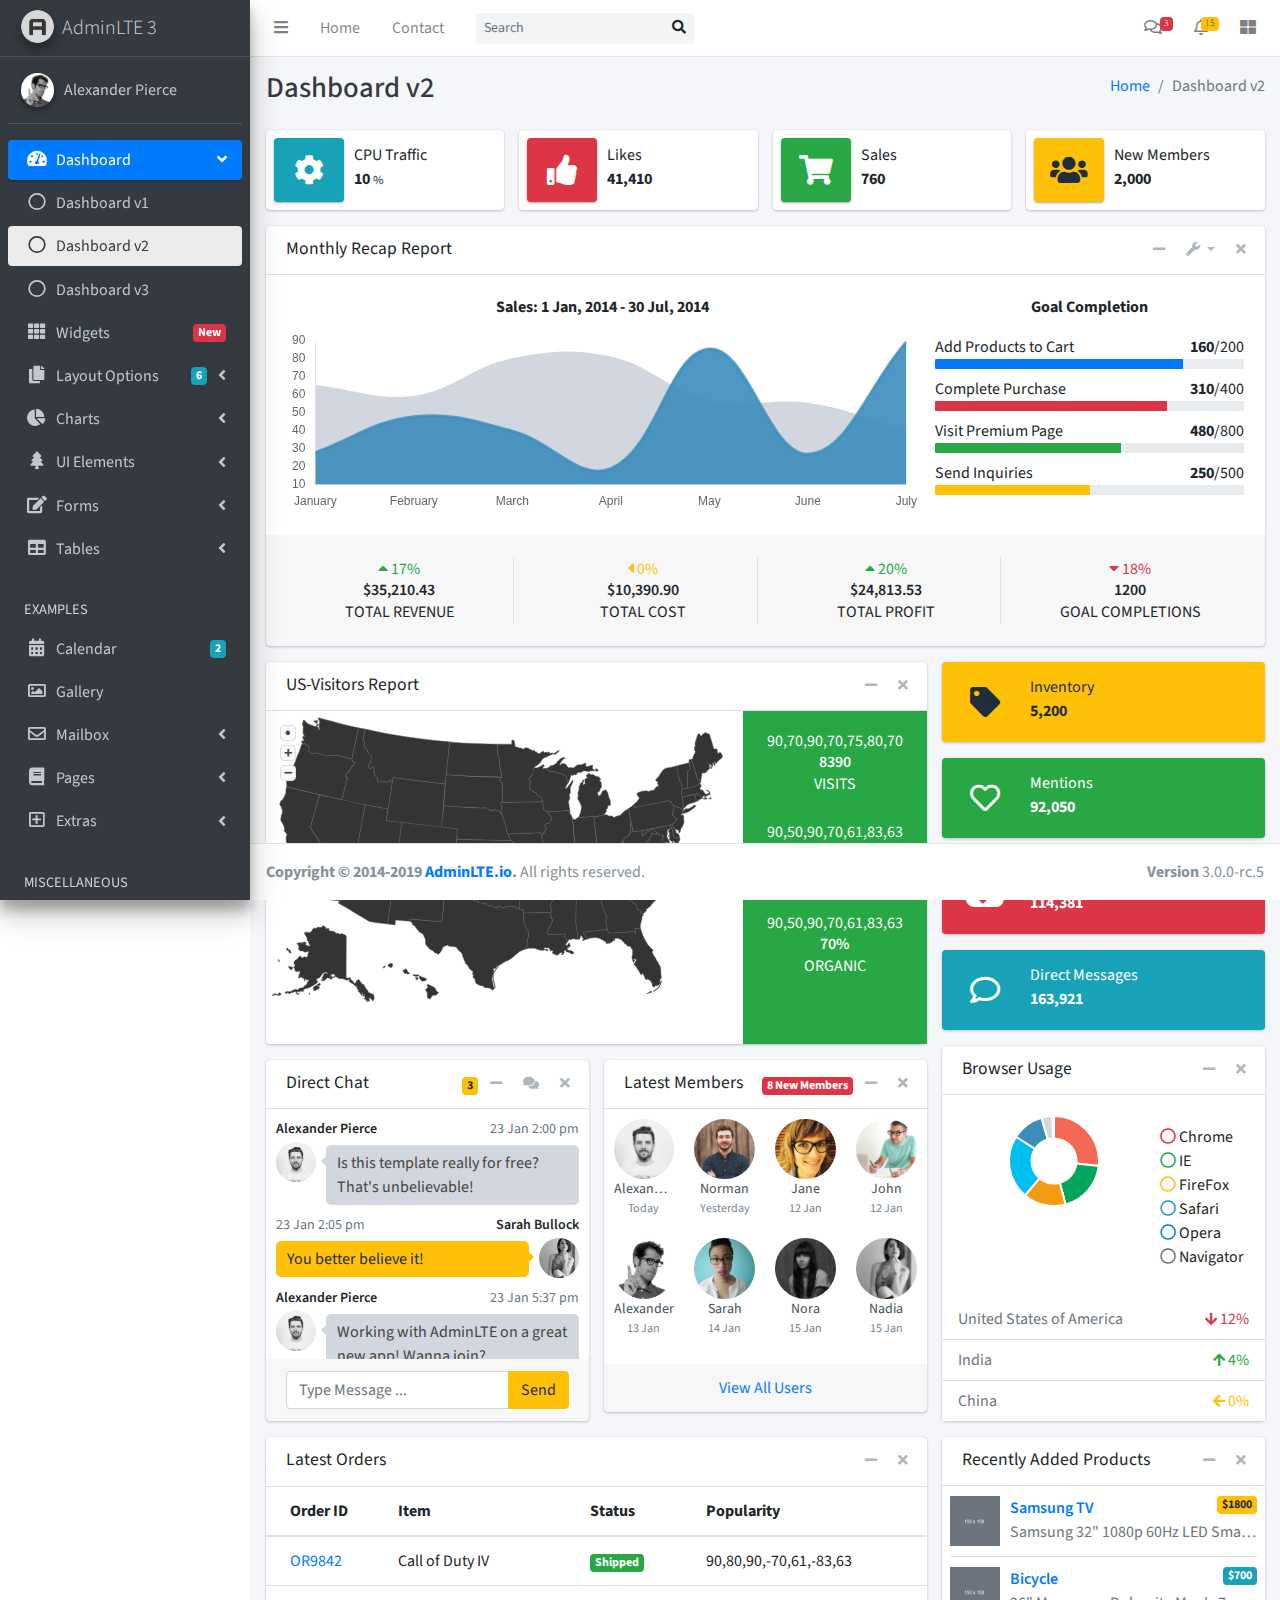
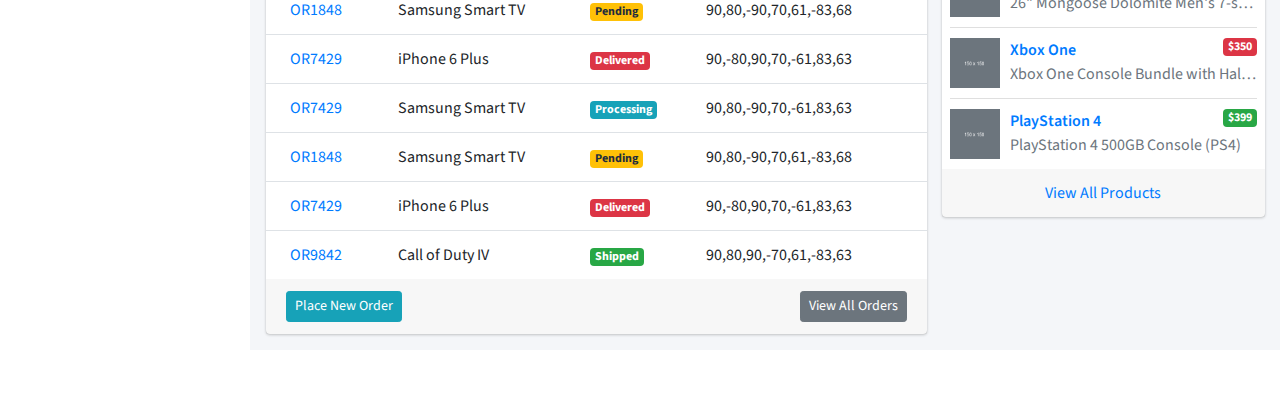
<file: _template/AdminLTE-3.0.0-rc.5/index2.html>
<!DOCTYPE html>
<html lang="en">
<head>
  <meta charset="utf-8">
  <meta name="viewport" content="width=device-width, initial-scale=1">
  <meta http-equiv="x-ua-compatible" content="ie=edge">

  <title>AdminLTE 3 | Dashboard 2</title>

  <!-- Font Awesome Icons -->
  <link rel="stylesheet" href="plugins/fontawesome-free/css/all.min.css">
  <!-- overlayScrollbars -->
  <link rel="stylesheet" href="plugins/overlayScrollbars/css/OverlayScrollbars.min.css">
  <!-- Theme style -->
  <link rel="stylesheet" href="dist/css/adminlte.min.css">
  <!-- Google Font: Source Sans Pro -->
  <link href="https://fonts.googleapis.com/css?family=Source+Sans+Pro:300,400,400i,700" rel="stylesheet">
</head>
<body class="hold-transition sidebar-mini layout-fixed layout-navbar-fixed layout-footer-fixed">
<div class="wrapper">
  <!-- Navbar -->
  <nav class="main-header navbar navbar-expand navbar-white navbar-light">
    <!-- Left navbar links -->
    <ul class="navbar-nav">
      <li class="nav-item">
        <a class="nav-link" data-widget="pushmenu" href="#"><i class="fas fa-bars"></i></a>
      </li>
      <li class="nav-item d-none d-sm-inline-block">
        <a href="index3.html" class="nav-link">Home</a>
      </li>
      <li class="nav-item d-none d-sm-inline-block">
        <a href="#" class="nav-link">Contact</a>
      </li>
    </ul>

    <!-- SEARCH FORM -->
    <form class="form-inline ml-3">
      <div class="input-group input-group-sm">
        <input class="form-control form-control-navbar" type="search" placeholder="Search" aria-label="Search">
        <div class="input-group-append">
          <button class="btn btn-navbar" type="submit">
            <i class="fas fa-search"></i>
          </button>
        </div>
      </div>
    </form>

    <!-- Right navbar links -->
    <ul class="navbar-nav ml-auto">
      <!-- Messages Dropdown Menu -->
      <li class="nav-item dropdown">
        <a class="nav-link" data-toggle="dropdown" href="#">
          <i class="far fa-comments"></i>
          <span class="badge badge-danger navbar-badge">3</span>
        </a>
        <div class="dropdown-menu dropdown-menu-lg dropdown-menu-right">
          <a href="#" class="dropdown-item">
            <!-- Message Start -->
            <div class="media">
              <img src="dist/img/user1-128x128.jpg" alt="User Avatar" class="img-size-50 mr-3 img-circle">
              <div class="media-body">
                <h3 class="dropdown-item-title">
                  Brad Diesel
                  <span class="float-right text-sm text-danger"><i class="fas fa-star"></i></span>
                </h3>
                <p class="text-sm">Call me whenever you can...</p>
                <p class="text-sm text-muted"><i class="far fa-clock mr-1"></i> 4 Hours Ago</p>
              </div>
            </div>
            <!-- Message End -->
          </a>
          <div class="dropdown-divider"></div>
          <a href="#" class="dropdown-item">
            <!-- Message Start -->
            <div class="media">
              <img src="dist/img/user8-128x128.jpg" alt="User Avatar" class="img-size-50 img-circle mr-3">
              <div class="media-body">
                <h3 class="dropdown-item-title">
                  John Pierce
                  <span class="float-right text-sm text-muted"><i class="fas fa-star"></i></span>
                </h3>
                <p class="text-sm">I got your message bro</p>
                <p class="text-sm text-muted"><i class="far fa-clock mr-1"></i> 4 Hours Ago</p>
              </div>
            </div>
            <!-- Message End -->
          </a>
          <div class="dropdown-divider"></div>
          <a href="#" class="dropdown-item">
            <!-- Message Start -->
            <div class="media">
              <img src="dist/img/user3-128x128.jpg" alt="User Avatar" class="img-size-50 img-circle mr-3">
              <div class="media-body">
                <h3 class="dropdown-item-title">
                  Nora Silvester
                  <span class="float-right text-sm text-warning"><i class="fas fa-star"></i></span>
                </h3>
                <p class="text-sm">The subject goes here</p>
                <p class="text-sm text-muted"><i class="far fa-clock mr-1"></i> 4 Hours Ago</p>
              </div>
            </div>
            <!-- Message End -->
          </a>
          <div class="dropdown-divider"></div>
          <a href="#" class="dropdown-item dropdown-footer">See All Messages</a>
        </div>
      </li>
      <!-- Notifications Dropdown Menu -->
      <li class="nav-item dropdown">
        <a class="nav-link" data-toggle="dropdown" href="#">
          <i class="far fa-bell"></i>
          <span class="badge badge-warning navbar-badge">15</span>
        </a>
        <div class="dropdown-menu dropdown-menu-lg dropdown-menu-right">
          <span class="dropdown-item dropdown-header">15 Notifications</span>
          <div class="dropdown-divider"></div>
          <a href="#" class="dropdown-item">
            <i class="fas fa-envelope mr-2"></i> 4 new messages
            <span class="float-right text-muted text-sm">3 mins</span>
          </a>
          <div class="dropdown-divider"></div>
          <a href="#" class="dropdown-item">
            <i class="fas fa-users mr-2"></i> 8 friend requests
            <span class="float-right text-muted text-sm">12 hours</span>
          </a>
          <div class="dropdown-divider"></div>
          <a href="#" class="dropdown-item">
            <i class="fas fa-file mr-2"></i> 3 new reports
            <span class="float-right text-muted text-sm">2 days</span>
          </a>
          <div class="dropdown-divider"></div>
          <a href="#" class="dropdown-item dropdown-footer">See All Notifications</a>
        </div>
      </li>
      <li class="nav-item">
        <a class="nav-link" data-widget="control-sidebar" data-slide="true" href="#"><i
            class="fas fa-th-large"></i></a>
      </li>
    </ul>
  </nav>
  <!-- /.navbar -->

  <!-- Main Sidebar Container -->
  <aside class="main-sidebar sidebar-dark-primary elevation-4">
    <!-- Brand Logo -->
    <a href="index3.html" class="brand-link">
      <img src="dist/img/AdminLTELogo.png" alt="AdminLTE Logo" class="brand-image img-circle elevation-3"
           style="opacity: .8">
      <span class="brand-text font-weight-light">AdminLTE 3</span>
    </a>

    <!-- Sidebar -->
    <div class="sidebar">
      <!-- Sidebar user panel (optional) -->
      <div class="user-panel mt-3 pb-3 mb-3 d-flex">
        <div class="image">
          <img src="dist/img/user2-160x160.jpg" class="img-circle elevation-2" alt="User Image">
        </div>
        <div class="info">
          <a href="#" class="d-block">Alexander Pierce</a>
        </div>
      </div>

      <!-- Sidebar Menu -->
      <nav class="mt-2">
        <ul class="nav nav-pills nav-sidebar flex-column" data-widget="treeview" role="menu" data-accordion="false">
          <!-- Add icons to the links using the .nav-icon class
               with font-awesome or any other icon font library -->
          <li class="nav-item has-treeview menu-open">
            <a href="#" class="nav-link active">
              <i class="nav-icon fas fa-tachometer-alt"></i>
              <p>
                Dashboard
                <i class="right fas fa-angle-left"></i>
              </p>
            </a>
            <ul class="nav nav-treeview">
              <li class="nav-item">
                <a href="./index.html" class="nav-link">
                  <i class="far fa-circle nav-icon"></i>
                  <p>Dashboard v1</p>
                </a>
              </li>
              <li class="nav-item">
                <a href="./index2.html" class="nav-link active">
                  <i class="far fa-circle nav-icon"></i>
                  <p>Dashboard v2</p>
                </a>
              </li>
              <li class="nav-item">
                <a href="./index3.html" class="nav-link">
                  <i class="far fa-circle nav-icon"></i>
                  <p>Dashboard v3</p>
                </a>
              </li>
            </ul>
          </li>
          <li class="nav-item">
            <a href="pages/widgets.html" class="nav-link">
              <i class="nav-icon fas fa-th"></i>
              <p>
                Widgets
                <span class="right badge badge-danger">New</span>
              </p>
            </a>
          </li>
          <li class="nav-item has-treeview">
            <a href="#" class="nav-link">
              <i class="nav-icon fas fa-copy"></i>
              <p>
                Layout Options
                <i class="fas fa-angle-left right"></i>
                <span class="badge badge-info right">6</span>
              </p>
            </a>
            <ul class="nav nav-treeview">
              <li class="nav-item">
                <a href="pages/layout/top-nav.html" class="nav-link">
                  <i class="far fa-circle nav-icon"></i>
                  <p>Top Navigation</p>
                </a>
              </li>
              <li class="nav-item">
                <a href="pages/layout/boxed.html" class="nav-link">
                  <i class="far fa-circle nav-icon"></i>
                  <p>Boxed</p>
                </a>
              </li>
              <li class="nav-item">
                <a href="pages/layout/fixed-sidebar.html" class="nav-link">
                  <i class="far fa-circle nav-icon"></i>
                  <p>Fixed Sidebar</p>
                </a>
              </li>
              <li class="nav-item">
                <a href="pages/layout/fixed-topnav.html" class="nav-link">
                  <i class="far fa-circle nav-icon"></i>
                  <p>Fixed Navbar</p>
                </a>
              </li>
              <li class="nav-item">
                <a href="pages/layout/fixed-footer.html" class="nav-link">
                  <i class="far fa-circle nav-icon"></i>
                  <p>Fixed Footer</p>
                </a>
              </li>
              <li class="nav-item">
                <a href="pages/layout/collapsed-sidebar.html" class="nav-link">
                  <i class="far fa-circle nav-icon"></i>
                  <p>Collapsed Sidebar</p>
                </a>
              </li>
            </ul>
          </li>
          <li class="nav-item has-treeview">
            <a href="#" class="nav-link">
              <i class="nav-icon fas fa-chart-pie"></i>
              <p>
                Charts
                <i class="right fas fa-angle-left"></i>
              </p>
            </a>
            <ul class="nav nav-treeview">
              <li class="nav-item">
                <a href="pages/charts/chartjs.html" class="nav-link">
                  <i class="far fa-circle nav-icon"></i>
                  <p>ChartJS</p>
                </a>
              </li>
              <li class="nav-item">
                <a href="pages/charts/flot.html" class="nav-link">
                  <i class="far fa-circle nav-icon"></i>
                  <p>Flot</p>
                </a>
              </li>
              <li class="nav-item">
                <a href="pages/charts/inline.html" class="nav-link">
                  <i class="far fa-circle nav-icon"></i>
                  <p>Inline</p>
                </a>
              </li>
            </ul>
          </li>
          <li class="nav-item has-treeview">
            <a href="#" class="nav-link">
              <i class="nav-icon fas fa-tree"></i>
              <p>
                UI Elements
                <i class="fas fa-angle-left right"></i>
              </p>
            </a>
            <ul class="nav nav-treeview">
              <li class="nav-item">
                <a href="pages/UI/general.html" class="nav-link">
                  <i class="far fa-circle nav-icon"></i>
                  <p>General</p>
                </a>
              </li>
              <li class="nav-item">
                <a href="pages/UI/icons.html" class="nav-link">
                  <i class="far fa-circle nav-icon"></i>
                  <p>Icons</p>
                </a>
              </li>
              <li class="nav-item">
                <a href="pages/UI/buttons.html" class="nav-link">
                  <i class="far fa-circle nav-icon"></i>
                  <p>Buttons</p>
                </a>
              </li>
              <li class="nav-item">
                <a href="pages/UI/sliders.html" class="nav-link">
                  <i class="far fa-circle nav-icon"></i>
                  <p>Sliders</p>
                </a>
              </li>
              <li class="nav-item">
                <a href="pages/UI/modals.html" class="nav-link">
                  <i class="far fa-circle nav-icon"></i>
                  <p>Modals & Alerts</p>
                </a>
              </li>
              <li class="nav-item">
                <a href="pages/UI/navbar.html" class="nav-link">
                  <i class="far fa-circle nav-icon"></i>
                  <p>Navbar & Tabs</p>
                </a>
              </li>
              <li class="nav-item">
                <a href="pages/UI/timeline.html" class="nav-link">
                  <i class="far fa-circle nav-icon"></i>
                  <p>Timeline</p>
                </a>
              </li>
              <li class="nav-item">
                <a href="pages/UI/ribbons.html" class="nav-link">
                  <i class="far fa-circle nav-icon"></i>
                  <p>Ribbons</p>
                </a>
              </li>
            </ul>
          </li>
          <li class="nav-item has-treeview">
            <a href="#" class="nav-link">
              <i class="nav-icon fas fa-edit"></i>
              <p>
                Forms
                <i class="fas fa-angle-left right"></i>
              </p>
            </a>
            <ul class="nav nav-treeview">
              <li class="nav-item">
                <a href="pages/forms/general.html" class="nav-link">
                  <i class="far fa-circle nav-icon"></i>
                  <p>General Elements</p>
                </a>
              </li>
              <li class="nav-item">
                <a href="pages/forms/advanced.html" class="nav-link">
                  <i class="far fa-circle nav-icon"></i>
                  <p>Advanced Elements</p>
                </a>
              </li>
              <li class="nav-item">
                <a href="pages/forms/editors.html" class="nav-link">
                  <i class="far fa-circle nav-icon"></i>
                  <p>Editors</p>
                </a>
              </li>
            </ul>
          </li>
          <li class="nav-item has-treeview">
            <a href="#" class="nav-link">
              <i class="nav-icon fas fa-table"></i>
              <p>
                Tables
                <i class="fas fa-angle-left right"></i>
              </p>
            </a>
            <ul class="nav nav-treeview">
              <li class="nav-item">
                <a href="pages/tables/simple.html" class="nav-link">
                  <i class="far fa-circle nav-icon"></i>
                  <p>Simple Tables</p>
                </a>
              </li>
              <li class="nav-item">
                <a href="pages/tables/data.html" class="nav-link">
                  <i class="far fa-circle nav-icon"></i>
                  <p>DataTables</p>
                </a>
              </li>
              <li class="nav-item">
                <a href="pages/tables/jsgrid.html" class="nav-link">
                  <i class="far fa-circle nav-icon"></i>
                  <p>jsGrid</p>
                </a>
              </li>
            </ul>
          </li>
          <li class="nav-header">EXAMPLES</li>
          <li class="nav-item">
            <a href="pages/calendar.html" class="nav-link">
              <i class="nav-icon fas fa-calendar-alt"></i>
              <p>
                Calendar
                <span class="badge badge-info right">2</span>
              </p>
            </a>
          </li>
          <li class="nav-item">
            <a href="pages/gallery.html" class="nav-link">
              <i class="nav-icon far fa-image"></i>
              <p>
                Gallery
              </p>
            </a>
          </li>
          <li class="nav-item has-treeview">
            <a href="#" class="nav-link">
              <i class="nav-icon far fa-envelope"></i>
              <p>
                Mailbox
                <i class="fas fa-angle-left right"></i>
              </p>
            </a>
            <ul class="nav nav-treeview">
              <li class="nav-item">
                <a href="pages/mailbox/mailbox.html" class="nav-link">
                  <i class="far fa-circle nav-icon"></i>
                  <p>Inbox</p>
                </a>
              </li>
              <li class="nav-item">
                <a href="pages/mailbox/compose.html" class="nav-link">
                  <i class="far fa-circle nav-icon"></i>
                  <p>Compose</p>
                </a>
              </li>
              <li class="nav-item">
                <a href="pages/mailbox/read-mail.html" class="nav-link">
                  <i class="far fa-circle nav-icon"></i>
                  <p>Read</p>
                </a>
              </li>
            </ul>
          </li>
          <li class="nav-item has-treeview">
            <a href="#" class="nav-link">
              <i class="nav-icon fas fa-book"></i>
              <p>
                Pages
                <i class="fas fa-angle-left right"></i>
              </p>
            </a>
            <ul class="nav nav-treeview">
              <li class="nav-item">
                <a href="pages/examples/invoice.html" class="nav-link">
                  <i class="far fa-circle nav-icon"></i>
                  <p>Invoice</p>
                </a>
              </li>
              <li class="nav-item">
                <a href="pages/examples/profile.html" class="nav-link">
                  <i class="far fa-circle nav-icon"></i>
                  <p>Profile</p>
                </a>
              </li>
              <li class="nav-item">
                <a href="pages/examples/e_commerce.html" class="nav-link">
                  <i class="far fa-circle nav-icon"></i>
                  <p>E-commerce</p>
                </a>
              </li>
              <li class="nav-item">
                <a href="pages/examples/projects.html" class="nav-link">
                  <i class="far fa-circle nav-icon"></i>
                  <p>Projects</p>
                </a>
              </li>
              <li class="nav-item">
                <a href="pages/examples/project_add.html" class="nav-link">
                  <i class="far fa-circle nav-icon"></i>
                  <p>Project Add</p>
                </a>
              </li>
              <li class="nav-item">
                <a href="pages/examples/project_edit.html" class="nav-link">
                  <i class="far fa-circle nav-icon"></i>
                  <p>Project Edit</p>
                </a>
              </li>
              <li class="nav-item">
                <a href="pages/examples/project_detail.html" class="nav-link">
                  <i class="far fa-circle nav-icon"></i>
                  <p>Project Detail</p>
                </a>
              </li>
              <li class="nav-item">
                <a href="pages/examples/contacts.html" class="nav-link">
                  <i class="far fa-circle nav-icon"></i>
                  <p>Contacts</p>
                </a>
              </li>
            </ul>
          </li>
          <li class="nav-item has-treeview">
            <a href="#" class="nav-link">
              <i class="nav-icon far fa-plus-square"></i>
              <p>
                Extras
                <i class="fas fa-angle-left right"></i>
              </p>
            </a>
            <ul class="nav nav-treeview">
              <li class="nav-item">
                <a href="pages/examples/login.html" class="nav-link">
                  <i class="far fa-circle nav-icon"></i>
                  <p>Login</p>
                </a>
              </li>
              <li class="nav-item">
                <a href="pages/examples/register.html" class="nav-link">
                  <i class="far fa-circle nav-icon"></i>
                  <p>Register</p>
                </a>
              </li>
              <li class="nav-item">
                <a href="pages/examples/lockscreen.html" class="nav-link">
                  <i class="far fa-circle nav-icon"></i>
                  <p>Lockscreen</p>
                </a>
              </li>
              <li class="nav-item">
                <a href="pages/examples/legacy-user-menu.html" class="nav-link">
                  <i class="far fa-circle nav-icon"></i>
                  <p>Legacy User Menu</p>
                </a>
              </li>
              <li class="nav-item">
                <a href="pages/examples/language-menu.html" class="nav-link">
                  <i class="far fa-circle nav-icon"></i>
                  <p>Language Menu</p>
                </a>
              </li>
              <li class="nav-item">
                <a href="pages/examples/404.html" class="nav-link">
                  <i class="far fa-circle nav-icon"></i>
                  <p>Error 404</p>
                </a>
              </li>
              <li class="nav-item">
                <a href="pages/examples/500.html" class="nav-link">
                  <i class="far fa-circle nav-icon"></i>
                  <p>Error 500</p>
                </a>
              </li>
              <li class="nav-item">
                <a href="pages/examples/pace.html" class="nav-link">
                  <i class="far fa-circle nav-icon"></i>
                  <p>Pace</p>
                </a>
              </li>
              <li class="nav-item">
                <a href="pages/examples/blank.html" class="nav-link">
                  <i class="far fa-circle nav-icon"></i>
                  <p>Blank Page</p>
                </a>
              </li>
              <li class="nav-item">
                <a href="starter.html" class="nav-link">
                  <i class="far fa-circle nav-icon"></i>
                  <p>Starter Page</p>
                </a>
              </li>
            </ul>
          </li>
          <li class="nav-header">MISCELLANEOUS</li>
          <li class="nav-item">
            <a href="https://adminlte.io/docs/3.0" class="nav-link">
              <i class="nav-icon fas fa-file"></i>
              <p>Documentation</p>
            </a>
          </li>
          <li class="nav-header">MULTI LEVEL EXAMPLE</li>
          <li class="nav-item">
            <a href="#" class="nav-link">
              <i class="fas fa-circle nav-icon"></i>
              <p>Level 1</p>
            </a>
          </li>
          <li class="nav-item has-treeview">
            <a href="#" class="nav-link">
              <i class="nav-icon fas fa-circle"></i>
              <p>
                Level 1
                <i class="right fas fa-angle-left"></i>
              </p>
            </a>
            <ul class="nav nav-treeview">
              <li class="nav-item">
                <a href="#" class="nav-link">
                  <i class="far fa-circle nav-icon"></i>
                  <p>Level 2</p>
                </a>
              </li>
              <li class="nav-item has-treeview">
                <a href="#" class="nav-link">
                  <i class="far fa-circle nav-icon"></i>
                  <p>
                    Level 2
                    <i class="right fas fa-angle-left"></i>
                  </p>
                </a>
                <ul class="nav nav-treeview">
                  <li class="nav-item">
                    <a href="#" class="nav-link">
                      <i class="far fa-dot-circle nav-icon"></i>
                      <p>Level 3</p>
                    </a>
                  </li>
                  <li class="nav-item">
                    <a href="#" class="nav-link">
                      <i class="far fa-dot-circle nav-icon"></i>
                      <p>Level 3</p>
                    </a>
                  </li>
                  <li class="nav-item">
                    <a href="#" class="nav-link">
                      <i class="far fa-dot-circle nav-icon"></i>
                      <p>Level 3</p>
                    </a>
                  </li>
                </ul>
              </li>
              <li class="nav-item">
                <a href="#" class="nav-link">
                  <i class="far fa-circle nav-icon"></i>
                  <p>Level 2</p>
                </a>
              </li>
            </ul>
          </li>
          <li class="nav-item">
            <a href="#" class="nav-link">
              <i class="fas fa-circle nav-icon"></i>
              <p>Level 1</p>
            </a>
          </li>
          <li class="nav-header">LABELS</li>
          <li class="nav-item">
            <a href="#" class="nav-link">
              <i class="nav-icon far fa-circle text-danger"></i>
              <p class="text">Important</p>
            </a>
          </li>
          <li class="nav-item">
            <a href="#" class="nav-link">
              <i class="nav-icon far fa-circle text-warning"></i>
              <p>Warning</p>
            </a>
          </li>
          <li class="nav-item">
            <a href="#" class="nav-link">
              <i class="nav-icon far fa-circle text-info"></i>
              <p>Informational</p>
            </a>
          </li>
        </ul>
      </nav>
      <!-- /.sidebar-menu -->
    </div>
    <!-- /.sidebar -->
  </aside>

  <!-- Content Wrapper. Contains page content -->
  <div class="content-wrapper">
    <!-- Content Header (Page header) -->
    <div class="content-header">
      <div class="container-fluid">
        <div class="row mb-2">
          <div class="col-sm-6">
            <h1 class="m-0 text-dark">Dashboard v2</h1>
          </div><!-- /.col -->
          <div class="col-sm-6">
            <ol class="breadcrumb float-sm-right">
              <li class="breadcrumb-item"><a href="#">Home</a></li>
              <li class="breadcrumb-item active">Dashboard v2</li>
            </ol>
          </div><!-- /.col -->
        </div><!-- /.row -->
      </div><!-- /.container-fluid -->
    </div>
    <!-- /.content-header -->

    <!-- Main content -->
    <section class="content">
      <div class="container-fluid">
        <!-- Info boxes -->
        <div class="row">
          <div class="col-12 col-sm-6 col-md-3">
            <div class="info-box">
              <span class="info-box-icon bg-info elevation-1"><i class="fas fa-cog"></i></span>

              <div class="info-box-content">
                <span class="info-box-text">CPU Traffic</span>
                <span class="info-box-number">
                  10
                  <small>%</small>
                </span>
              </div>
              <!-- /.info-box-content -->
            </div>
            <!-- /.info-box -->
          </div>
          <!-- /.col -->
          <div class="col-12 col-sm-6 col-md-3">
            <div class="info-box mb-3">
              <span class="info-box-icon bg-danger elevation-1"><i class="fas fa-thumbs-up"></i></span>

              <div class="info-box-content">
                <span class="info-box-text">Likes</span>
                <span class="info-box-number">41,410</span>
              </div>
              <!-- /.info-box-content -->
            </div>
            <!-- /.info-box -->
          </div>
          <!-- /.col -->

          <!-- fix for small devices only -->
          <div class="clearfix hidden-md-up"></div>

          <div class="col-12 col-sm-6 col-md-3">
            <div class="info-box mb-3">
              <span class="info-box-icon bg-success elevation-1"><i class="fas fa-shopping-cart"></i></span>

              <div class="info-box-content">
                <span class="info-box-text">Sales</span>
                <span class="info-box-number">760</span>
              </div>
              <!-- /.info-box-content -->
            </div>
            <!-- /.info-box -->
          </div>
          <!-- /.col -->
          <div class="col-12 col-sm-6 col-md-3">
            <div class="info-box mb-3">
              <span class="info-box-icon bg-warning elevation-1"><i class="fas fa-users"></i></span>

              <div class="info-box-content">
                <span class="info-box-text">New Members</span>
                <span class="info-box-number">2,000</span>
              </div>
              <!-- /.info-box-content -->
            </div>
            <!-- /.info-box -->
          </div>
          <!-- /.col -->
        </div>
        <!-- /.row -->

        <div class="row">
          <div class="col-md-12">
            <div class="card">
              <div class="card-header">
                <h5 class="card-title">Monthly Recap Report</h5>

                <div class="card-tools">
                  <button type="button" class="btn btn-tool" data-card-widget="collapse">
                    <i class="fas fa-minus"></i>
                  </button>
                  <div class="btn-group">
                    <button type="button" class="btn btn-tool dropdown-toggle" data-toggle="dropdown">
                      <i class="fas fa-wrench"></i>
                    </button>
                    <div class="dropdown-menu dropdown-menu-right" role="menu">
                      <a href="#" class="dropdown-item">Action</a>
                      <a href="#" class="dropdown-item">Another action</a>
                      <a href="#" class="dropdown-item">Something else here</a>
                      <a class="dropdown-divider"></a>
                      <a href="#" class="dropdown-item">Separated link</a>
                    </div>
                  </div>
                  <button type="button" class="btn btn-tool" data-card-widget="remove">
                    <i class="fas fa-times"></i>
                  </button>
                </div>
              </div>
              <!-- /.card-header -->
              <div class="card-body">
                <div class="row">
                  <div class="col-md-8">
                    <p class="text-center">
                      <strong>Sales: 1 Jan, 2014 - 30 Jul, 2014</strong>
                    </p>

                    <div class="chart">
                      <!-- Sales Chart Canvas -->
                      <canvas id="salesChart" height="180" style="height: 180px;"></canvas>
                    </div>
                    <!-- /.chart-responsive -->
                  </div>
                  <!-- /.col -->
                  <div class="col-md-4">
                    <p class="text-center">
                      <strong>Goal Completion</strong>
                    </p>

                    <div class="progress-group">
                      Add Products to Cart
                      <span class="float-right"><b>160</b>/200</span>
                      <div class="progress progress-sm">
                        <div class="progress-bar bg-primary" style="width: 80%"></div>
                      </div>
                    </div>
                    <!-- /.progress-group -->

                    <div class="progress-group">
                      Complete Purchase
                      <span class="float-right"><b>310</b>/400</span>
                      <div class="progress progress-sm">
                        <div class="progress-bar bg-danger" style="width: 75%"></div>
                      </div>
                    </div>

                    <!-- /.progress-group -->
                    <div class="progress-group">
                      <span class="progress-text">Visit Premium Page</span>
                      <span class="float-right"><b>480</b>/800</span>
                      <div class="progress progress-sm">
                        <div class="progress-bar bg-success" style="width: 60%"></div>
                      </div>
                    </div>

                    <!-- /.progress-group -->
                    <div class="progress-group">
                      Send Inquiries
                      <span class="float-right"><b>250</b>/500</span>
                      <div class="progress progress-sm">
                        <div class="progress-bar bg-warning" style="width: 50%"></div>
                      </div>
                    </div>
                    <!-- /.progress-group -->
                  </div>
                  <!-- /.col -->
                </div>
                <!-- /.row -->
              </div>
              <!-- ./card-body -->
              <div class="card-footer">
                <div class="row">
                  <div class="col-sm-3 col-6">
                    <div class="description-block border-right">
                      <span class="description-percentage text-success"><i class="fas fa-caret-up"></i> 17%</span>
                      <h5 class="description-header">$35,210.43</h5>
                      <span class="description-text">TOTAL REVENUE</span>
                    </div>
                    <!-- /.description-block -->
                  </div>
                  <!-- /.col -->
                  <div class="col-sm-3 col-6">
                    <div class="description-block border-right">
                      <span class="description-percentage text-warning"><i class="fas fa-caret-left"></i> 0%</span>
                      <h5 class="description-header">$10,390.90</h5>
                      <span class="description-text">TOTAL COST</span>
                    </div>
                    <!-- /.description-block -->
                  </div>
                  <!-- /.col -->
                  <div class="col-sm-3 col-6">
                    <div class="description-block border-right">
                      <span class="description-percentage text-success"><i class="fas fa-caret-up"></i> 20%</span>
                      <h5 class="description-header">$24,813.53</h5>
                      <span class="description-text">TOTAL PROFIT</span>
                    </div>
                    <!-- /.description-block -->
                  </div>
                  <!-- /.col -->
                  <div class="col-sm-3 col-6">
                    <div class="description-block">
                      <span class="description-percentage text-danger"><i class="fas fa-caret-down"></i> 18%</span>
                      <h5 class="description-header">1200</h5>
                      <span class="description-text">GOAL COMPLETIONS</span>
                    </div>
                    <!-- /.description-block -->
                  </div>
                </div>
                <!-- /.row -->
              </div>
              <!-- /.card-footer -->
            </div>
            <!-- /.card -->
          </div>
          <!-- /.col -->
        </div>
        <!-- /.row -->

        <!-- Main row -->
        <div class="row">
          <!-- Left col -->
          <div class="col-md-8">
            <!-- MAP & BOX PANE -->
            <div class="card">
              <div class="card-header">
                <h3 class="card-title">US-Visitors Report</h3>

                <div class="card-tools">
                  <button type="button" class="btn btn-tool" data-card-widget="collapse">
                    <i class="fas fa-minus"></i>
                  </button>
                  <button type="button" class="btn btn-tool" data-card-widget="remove">
                    <i class="fas fa-times"></i>
                  </button>
                </div>
              </div>
              <!-- /.card-header -->
              <div class="card-body p-0">
                <div class="d-md-flex">
                  <div class="p-1 flex-fill" style="overflow: hidden">
                    <!-- Map will be created here -->
                    <div id="world-map-markers" style="height: 325px; overflow: hidden">
                      <div class="map"></div>
                    </div>
                  </div>
                  <div class="card-pane-right bg-success pt-2 pb-2 pl-4 pr-4">
                    <div class="description-block mb-4">
                      <div class="sparkbar pad" data-color="#fff">90,70,90,70,75,80,70</div>
                      <h5 class="description-header">8390</h5>
                      <span class="description-text">Visits</span>
                    </div>
                    <!-- /.description-block -->
                    <div class="description-block mb-4">
                      <div class="sparkbar pad" data-color="#fff">90,50,90,70,61,83,63</div>
                      <h5 class="description-header">30%</h5>
                      <span class="description-text">Referrals</span>
                    </div>
                    <!-- /.description-block -->
                    <div class="description-block">
                      <div class="sparkbar pad" data-color="#fff">90,50,90,70,61,83,63</div>
                      <h5 class="description-header">70%</h5>
                      <span class="description-text">Organic</span>
                    </div>
                    <!-- /.description-block -->
                  </div><!-- /.card-pane-right -->
                </div><!-- /.d-md-flex -->
              </div>
              <!-- /.card-body -->
            </div>
            <!-- /.card -->
            <div class="row">
              <div class="col-md-6">
                <!-- DIRECT CHAT -->
                <div class="card direct-chat direct-chat-warning">
                  <div class="card-header">
                    <h3 class="card-title">Direct Chat</h3>

                    <div class="card-tools">
                      <span data-toggle="tooltip" title="3 New Messages" class="badge badge-warning">3</span>
                      <button type="button" class="btn btn-tool" data-card-widget="collapse"><i class="fas fa-minus"></i>
                      </button>
                      <button type="button" class="btn btn-tool" data-toggle="tooltip" title="Contacts"
                              data-widget="chat-pane-toggle">
                        <i class="fas fa-comments"></i></button>
                      <button type="button" class="btn btn-tool" data-card-widget="remove"><i class="fas fa-times"></i>
                      </button>
                    </div>
                  </div>
                  <!-- /.card-header -->
                  <div class="card-body">
                    <!-- Conversations are loaded here -->
                    <div class="direct-chat-messages">
                      <!-- Message. Default to the left -->
                      <div class="direct-chat-msg">
                        <div class="direct-chat-infos clearfix">
                          <span class="direct-chat-name float-left">Alexander Pierce</span>
                          <span class="direct-chat-timestamp float-right">23 Jan 2:00 pm</span>
                        </div>
                        <!-- /.direct-chat-infos -->
                        <img class="direct-chat-img" src="dist/img/user1-128x128.jpg" alt="message user image">
                        <!-- /.direct-chat-img -->
                        <div class="direct-chat-text">
                          Is this template really for free? That's unbelievable!
                        </div>
                        <!-- /.direct-chat-text -->
                      </div>
                      <!-- /.direct-chat-msg -->

                      <!-- Message to the right -->
                      <div class="direct-chat-msg right">
                        <div class="direct-chat-infos clearfix">
                          <span class="direct-chat-name float-right">Sarah Bullock</span>
                          <span class="direct-chat-timestamp float-left">23 Jan 2:05 pm</span>
                        </div>
                        <!-- /.direct-chat-infos -->
                        <img class="direct-chat-img" src="dist/img/user3-128x128.jpg" alt="message user image">
                        <!-- /.direct-chat-img -->
                        <div class="direct-chat-text">
                          You better believe it!
                        </div>
                        <!-- /.direct-chat-text -->
                      </div>
                      <!-- /.direct-chat-msg -->

                      <!-- Message. Default to the left -->
                      <div class="direct-chat-msg">
                        <div class="direct-chat-infos clearfix">
                          <span class="direct-chat-name float-left">Alexander Pierce</span>
                          <span class="direct-chat-timestamp float-right">23 Jan 5:37 pm</span>
                        </div>
                        <!-- /.direct-chat-infos -->
                        <img class="direct-chat-img" src="dist/img/user1-128x128.jpg" alt="message user image">
                        <!-- /.direct-chat-img -->
                        <div class="direct-chat-text">
                          Working with AdminLTE on a great new app! Wanna join?
                        </div>
                        <!-- /.direct-chat-text -->
                      </div>
                      <!-- /.direct-chat-msg -->

                      <!-- Message to the right -->
                      <div class="direct-chat-msg right">
                        <div class="direct-chat-infos clearfix">
                          <span class="direct-chat-name float-right">Sarah Bullock</span>
                          <span class="direct-chat-timestamp float-left">23 Jan 6:10 pm</span>
                        </div>
                        <!-- /.direct-chat-infos -->
                        <img class="direct-chat-img" src="dist/img/user3-128x128.jpg" alt="message user image">
                        <!-- /.direct-chat-img -->
                        <div class="direct-chat-text">
                          I would love to.
                        </div>
                        <!-- /.direct-chat-text -->
                      </div>
                      <!-- /.direct-chat-msg -->

                    </div>
                    <!--/.direct-chat-messages-->

                    <!-- Contacts are loaded here -->
                    <div class="direct-chat-contacts">
                      <ul class="contacts-list">
                        <li>
                          <a href="#">
                            <img class="contacts-list-img" src="dist/img/user1-128x128.jpg">

                            <div class="contacts-list-info">
                              <span class="contacts-list-name">
                                Count Dracula
                                <small class="contacts-list-date float-right">2/28/2015</small>
                              </span>
                              <span class="contacts-list-msg">How have you been? I was...</span>
                            </div>
                            <!-- /.contacts-list-info -->
                          </a>
                        </li>
                        <!-- End Contact Item -->
                        <li>
                          <a href="#">
                            <img class="contacts-list-img" src="dist/img/user7-128x128.jpg">

                            <div class="contacts-list-info">
                              <span class="contacts-list-name">
                                Sarah Doe
                                <small class="contacts-list-date float-right">2/23/2015</small>
                              </span>
                              <span class="contacts-list-msg">I will be waiting for...</span>
                            </div>
                            <!-- /.contacts-list-info -->
                          </a>
                        </li>
                        <!-- End Contact Item -->
                        <li>
                          <a href="#">
                            <img class="contacts-list-img" src="dist/img/user3-128x128.jpg">

                            <div class="contacts-list-info">
                              <span class="contacts-list-name">
                                Nadia Jolie
                                <small class="contacts-list-date float-right">2/20/2015</small>
                              </span>
                              <span class="contacts-list-msg">I'll call you back at...</span>
                            </div>
                            <!-- /.contacts-list-info -->
                          </a>
                        </li>
                        <!-- End Contact Item -->
                        <li>
                          <a href="#">
                            <img class="contacts-list-img" src="dist/img/user5-128x128.jpg">

                            <div class="contacts-list-info">
                              <span class="contacts-list-name">
                                Nora S. Vans
                                <small class="contacts-list-date float-right">2/10/2015</small>
                              </span>
                              <span class="contacts-list-msg">Where is your new...</span>
                            </div>
                            <!-- /.contacts-list-info -->
                          </a>
                        </li>
                        <!-- End Contact Item -->
                        <li>
                          <a href="#">
                            <img class="contacts-list-img" src="dist/img/user6-128x128.jpg">

                            <div class="contacts-list-info">
                              <span class="contacts-list-name">
                                John K.
                                <small class="contacts-list-date float-right">1/27/2015</small>
                              </span>
                              <span class="contacts-list-msg">Can I take a look at...</span>
                            </div>
                            <!-- /.contacts-list-info -->
                          </a>
                        </li>
                        <!-- End Contact Item -->
                        <li>
                          <a href="#">
                            <img class="contacts-list-img" src="dist/img/user8-128x128.jpg">

                            <div class="contacts-list-info">
                              <span class="contacts-list-name">
                                Kenneth M.
                                <small class="contacts-list-date float-right">1/4/2015</small>
                              </span>
                              <span class="contacts-list-msg">Never mind I found...</span>
                            </div>
                            <!-- /.contacts-list-info -->
                          </a>
                        </li>
                        <!-- End Contact Item -->
                      </ul>
                      <!-- /.contacts-list -->
                    </div>
                    <!-- /.direct-chat-pane -->
                  </div>
                  <!-- /.card-body -->
                  <div class="card-footer">
                    <form action="#" method="post">
                      <div class="input-group">
                        <input type="text" name="message" placeholder="Type Message ..." class="form-control">
                        <span class="input-group-append">
                          <button type="button" class="btn btn-warning">Send</button>
                        </span>
                      </div>
                    </form>
                  </div>
                  <!-- /.card-footer-->
                </div>
                <!--/.direct-chat -->
              </div>
              <!-- /.col -->

              <div class="col-md-6">
                <!-- USERS LIST -->
                <div class="card">
                  <div class="card-header">
                    <h3 class="card-title">Latest Members</h3>

                    <div class="card-tools">
                      <span class="badge badge-danger">8 New Members</span>
                      <button type="button" class="btn btn-tool" data-card-widget="collapse"><i class="fas fa-minus"></i>
                      </button>
                      <button type="button" class="btn btn-tool" data-card-widget="remove"><i class="fas fa-times"></i>
                      </button>
                    </div>
                  </div>
                  <!-- /.card-header -->
                  <div class="card-body p-0">
                    <ul class="users-list clearfix">
                      <li>
                        <img src="dist/img/user1-128x128.jpg" alt="User Image">
                        <a class="users-list-name" href="#">Alexander Pierce</a>
                        <span class="users-list-date">Today</span>
                      </li>
                      <li>
                        <img src="dist/img/user8-128x128.jpg" alt="User Image">
                        <a class="users-list-name" href="#">Norman</a>
                        <span class="users-list-date">Yesterday</span>
                      </li>
                      <li>
                        <img src="dist/img/user7-128x128.jpg" alt="User Image">
                        <a class="users-list-name" href="#">Jane</a>
                        <span class="users-list-date">12 Jan</span>
                      </li>
                      <li>
                        <img src="dist/img/user6-128x128.jpg" alt="User Image">
                        <a class="users-list-name" href="#">John</a>
                        <span class="users-list-date">12 Jan</span>
                      </li>
                      <li>
                        <img src="dist/img/user2-160x160.jpg" alt="User Image">
                        <a class="users-list-name" href="#">Alexander</a>
                        <span class="users-list-date">13 Jan</span>
                      </li>
                      <li>
                        <img src="dist/img/user5-128x128.jpg" alt="User Image">
                        <a class="users-list-name" href="#">Sarah</a>
                        <span class="users-list-date">14 Jan</span>
                      </li>
                      <li>
                        <img src="dist/img/user4-128x128.jpg" alt="User Image">
                        <a class="users-list-name" href="#">Nora</a>
                        <span class="users-list-date">15 Jan</span>
                      </li>
                      <li>
                        <img src="dist/img/user3-128x128.jpg" alt="User Image">
                        <a class="users-list-name" href="#">Nadia</a>
                        <span class="users-list-date">15 Jan</span>
                      </li>
                    </ul>
                    <!-- /.users-list -->
                  </div>
                  <!-- /.card-body -->
                  <div class="card-footer text-center">
                    <a href="javascript::">View All Users</a>
                  </div>
                  <!-- /.card-footer -->
                </div>
                <!--/.card -->
              </div>
              <!-- /.col -->
            </div>
            <!-- /.row -->

            <!-- TABLE: LATEST ORDERS -->
            <div class="card">
              <div class="card-header border-transparent">
                <h3 class="card-title">Latest Orders</h3>

                <div class="card-tools">
                  <button type="button" class="btn btn-tool" data-card-widget="collapse">
                    <i class="fas fa-minus"></i>
                  </button>
                  <button type="button" class="btn btn-tool" data-card-widget="remove">
                    <i class="fas fa-times"></i>
                  </button>
                </div>
              </div>
              <!-- /.card-header -->
              <div class="card-body p-0">
                <div class="table-responsive">
                  <table class="table m-0">
                    <thead>
                    <tr>
                      <th>Order ID</th>
                      <th>Item</th>
                      <th>Status</th>
                      <th>Popularity</th>
                    </tr>
                    </thead>
                    <tbody>
                    <tr>
                      <td><a href="pages/examples/invoice.html">OR9842</a></td>
                      <td>Call of Duty IV</td>
                      <td><span class="badge badge-success">Shipped</span></td>
                      <td>
                        <div class="sparkbar" data-color="#00a65a" data-height="20">90,80,90,-70,61,-83,63</div>
                      </td>
                    </tr>
                    <tr>
                      <td><a href="pages/examples/invoice.html">OR1848</a></td>
                      <td>Samsung Smart TV</td>
                      <td><span class="badge badge-warning">Pending</span></td>
                      <td>
                        <div class="sparkbar" data-color="#f39c12" data-height="20">90,80,-90,70,61,-83,68</div>
                      </td>
                    </tr>
                    <tr>
                      <td><a href="pages/examples/invoice.html">OR7429</a></td>
                      <td>iPhone 6 Plus</td>
                      <td><span class="badge badge-danger">Delivered</span></td>
                      <td>
                        <div class="sparkbar" data-color="#f56954" data-height="20">90,-80,90,70,-61,83,63</div>
                      </td>
                    </tr>
                    <tr>
                      <td><a href="pages/examples/invoice.html">OR7429</a></td>
                      <td>Samsung Smart TV</td>
                      <td><span class="badge badge-info">Processing</span></td>
                      <td>
                        <div class="sparkbar" data-color="#00c0ef" data-height="20">90,80,-90,70,-61,83,63</div>
                      </td>
                    </tr>
                    <tr>
                      <td><a href="pages/examples/invoice.html">OR1848</a></td>
                      <td>Samsung Smart TV</td>
                      <td><span class="badge badge-warning">Pending</span></td>
                      <td>
                        <div class="sparkbar" data-color="#f39c12" data-height="20">90,80,-90,70,61,-83,68</div>
                      </td>
                    </tr>
                    <tr>
                      <td><a href="pages/examples/invoice.html">OR7429</a></td>
                      <td>iPhone 6 Plus</td>
                      <td><span class="badge badge-danger">Delivered</span></td>
                      <td>
                        <div class="sparkbar" data-color="#f56954" data-height="20">90,-80,90,70,-61,83,63</div>
                      </td>
                    </tr>
                    <tr>
                      <td><a href="pages/examples/invoice.html">OR9842</a></td>
                      <td>Call of Duty IV</td>
                      <td><span class="badge badge-success">Shipped</span></td>
                      <td>
                        <div class="sparkbar" data-color="#00a65a" data-height="20">90,80,90,-70,61,-83,63</div>
                      </td>
                    </tr>
                    </tbody>
                  </table>
                </div>
                <!-- /.table-responsive -->
              </div>
              <!-- /.card-body -->
              <div class="card-footer clearfix">
                <a href="javascript:void(0)" class="btn btn-sm btn-info float-left">Place New Order</a>
                <a href="javascript:void(0)" class="btn btn-sm btn-secondary float-right">View All Orders</a>
              </div>
              <!-- /.card-footer -->
            </div>
            <!-- /.card -->
          </div>
          <!-- /.col -->

          <div class="col-md-4">
            <!-- Info Boxes Style 2 -->
            <div class="info-box mb-3 bg-warning">
              <span class="info-box-icon"><i class="fas fa-tag"></i></span>

              <div class="info-box-content">
                <span class="info-box-text">Inventory</span>
                <span class="info-box-number">5,200</span>
              </div>
              <!-- /.info-box-content -->
            </div>
            <!-- /.info-box -->
            <div class="info-box mb-3 bg-success">
              <span class="info-box-icon"><i class="far fa-heart"></i></span>

              <div class="info-box-content">
                <span class="info-box-text">Mentions</span>
                <span class="info-box-number">92,050</span>
              </div>
              <!-- /.info-box-content -->
            </div>
            <!-- /.info-box -->
            <div class="info-box mb-3 bg-danger">
              <span class="info-box-icon"><i class="fas fa-cloud-download-alt"></i></span>

              <div class="info-box-content">
                <span class="info-box-text">Downloads</span>
                <span class="info-box-number">114,381</span>
              </div>
              <!-- /.info-box-content -->
            </div>
            <!-- /.info-box -->
            <div class="info-box mb-3 bg-info">
              <span class="info-box-icon"><i class="far fa-comment"></i></span>

              <div class="info-box-content">
                <span class="info-box-text">Direct Messages</span>
                <span class="info-box-number">163,921</span>
              </div>
              <!-- /.info-box-content -->
            </div>
            <!-- /.info-box -->

            <div class="card">
              <div class="card-header">
                <h3 class="card-title">Browser Usage</h3>

                <div class="card-tools">
                  <button type="button" class="btn btn-tool" data-card-widget="collapse"><i class="fas fa-minus"></i>
                  </button>
                  <button type="button" class="btn btn-tool" data-card-widget="remove"><i class="fas fa-times"></i>
                  </button>
                </div>
              </div>
              <!-- /.card-header -->
              <div class="card-body">
                <div class="row">
                  <div class="col-md-8">
                    <div class="chart-responsive">
                      <canvas id="pieChart" height="150"></canvas>
                    </div>
                    <!-- ./chart-responsive -->
                  </div>
                  <!-- /.col -->
                  <div class="col-md-4">
                    <ul class="chart-legend clearfix">
                      <li><i class="far fa-circle text-danger"></i> Chrome</li>
                      <li><i class="far fa-circle text-success"></i> IE</li>
                      <li><i class="far fa-circle text-warning"></i> FireFox</li>
                      <li><i class="far fa-circle text-info"></i> Safari</li>
                      <li><i class="far fa-circle text-primary"></i> Opera</li>
                      <li><i class="far fa-circle text-secondary"></i> Navigator</li>
                    </ul>
                  </div>
                  <!-- /.col -->
                </div>
                <!-- /.row -->
              </div>
              <!-- /.card-body -->
              <div class="card-footer bg-white p-0">
                <ul class="nav nav-pills flex-column">
                  <li class="nav-item">
                    <a href="#" class="nav-link">
                      United States of America
                      <span class="float-right text-danger">
                        <i class="fas fa-arrow-down text-sm"></i>
                        12%</span>
                    </a>
                  </li>
                  <li class="nav-item">
                    <a href="#" class="nav-link">
                      India
                      <span class="float-right text-success">
                        <i class="fas fa-arrow-up text-sm"></i> 4%
                      </span>
                    </a>
                  </li>
                  <li class="nav-item">
                    <a href="#" class="nav-link">
                      China
                      <span class="float-right text-warning">
                        <i class="fas fa-arrow-left text-sm"></i> 0%
                      </span>
                    </a>
                  </li>
                </ul>
              </div>
              <!-- /.footer -->
            </div>
            <!-- /.card -->

            <!-- PRODUCT LIST -->
            <div class="card">
              <div class="card-header">
                <h3 class="card-title">Recently Added Products</h3>

                <div class="card-tools">
                  <button type="button" class="btn btn-tool" data-card-widget="collapse">
                    <i class="fas fa-minus"></i>
                  </button>
                  <button type="button" class="btn btn-tool" data-card-widget="remove">
                    <i class="fas fa-times"></i>
                  </button>
                </div>
              </div>
              <!-- /.card-header -->
              <div class="card-body p-0">
                <ul class="products-list product-list-in-card pl-2 pr-2">
                  <li class="item">
                    <div class="product-img">
                      <img src="dist/img/default-150x150.png" alt="Product Image" class="img-size-50">
                    </div>
                    <div class="product-info">
                      <a href="javascript:void(0)" class="product-title">Samsung TV
                        <span class="badge badge-warning float-right">$1800</span></a>
                      <span class="product-description">
                        Samsung 32" 1080p 60Hz LED Smart HDTV.
                      </span>
                    </div>
                  </li>
                  <!-- /.item -->
                  <li class="item">
                    <div class="product-img">
                      <img src="dist/img/default-150x150.png" alt="Product Image" class="img-size-50">
                    </div>
                    <div class="product-info">
                      <a href="javascript:void(0)" class="product-title">Bicycle
                        <span class="badge badge-info float-right">$700</span></a>
                      <span class="product-description">
                        26" Mongoose Dolomite Men's 7-speed, Navy Blue.
                      </span>
                    </div>
                  </li>
                  <!-- /.item -->
                  <li class="item">
                    <div class="product-img">
                      <img src="dist/img/default-150x150.png" alt="Product Image" class="img-size-50">
                    </div>
                    <div class="product-info">
                      <a href="javascript:void(0)" class="product-title">
                        Xbox One <span class="badge badge-danger float-right">
                        $350
                      </span>
                      </a>
                      <span class="product-description">
                        Xbox One Console Bundle with Halo Master Chief Collection.
                      </span>
                    </div>
                  </li>
                  <!-- /.item -->
                  <li class="item">
                    <div class="product-img">
                      <img src="dist/img/default-150x150.png" alt="Product Image" class="img-size-50">
                    </div>
                    <div class="product-info">
                      <a href="javascript:void(0)" class="product-title">PlayStation 4
                        <span class="badge badge-success float-right">$399</span></a>
                      <span class="product-description">
                        PlayStation 4 500GB Console (PS4)
                      </span>
                    </div>
                  </li>
                  <!-- /.item -->
                </ul>
              </div>
              <!-- /.card-body -->
              <div class="card-footer text-center">
                <a href="javascript:void(0)" class="uppercase">View All Products</a>
              </div>
              <!-- /.card-footer -->
            </div>
            <!-- /.card -->
          </div>
          <!-- /.col -->
        </div>
        <!-- /.row -->
      </div><!--/. container-fluid -->
    </section>
    <!-- /.content -->
  </div>
  <!-- /.content-wrapper -->

  <!-- Control Sidebar -->
  <aside class="control-sidebar control-sidebar-dark">
    <!-- Control sidebar content goes here -->
  </aside>
  <!-- /.control-sidebar -->

  <!-- Main Footer -->
  <footer class="main-footer">
    <strong>Copyright &copy; 2014-2019 <a href="http://adminlte.io">AdminLTE.io</a>.</strong>
    All rights reserved.
    <div class="float-right d-none d-sm-inline-block">
      <b>Version</b> 3.0.0-rc.5
    </div>
  </footer>
</div>
<!-- ./wrapper -->

<!-- REQUIRED SCRIPTS -->
<!-- jQuery -->
<script src="plugins/jquery/jquery.min.js"></script>
<!-- Bootstrap -->
<script src="plugins/bootstrap/js/bootstrap.bundle.min.js"></script>
<!-- overlayScrollbars -->
<script src="plugins/overlayScrollbars/js/jquery.overlayScrollbars.min.js"></script>
<!-- AdminLTE App -->
<script src="dist/js/adminlte.js"></script>

<!-- OPTIONAL SCRIPTS -->
<script src="dist/js/demo.js"></script>

<!-- PAGE PLUGINS -->
<!-- jQuery Mapael -->
<script src="plugins/jquery-mousewheel/jquery.mousewheel.js"></script>
<script src="plugins/raphael/raphael.min.js"></script>
<script src="plugins/jquery-mapael/jquery.mapael.min.js"></script>
<script src="plugins/jquery-mapael/maps/usa_states.min.js"></script>
<!-- ChartJS -->
<script src="plugins/chart.js/Chart.min.js"></script>

<!-- PAGE SCRIPTS -->
<script src="dist/js/pages/dashboard2.js"></script>
</body>
</html>
</file>
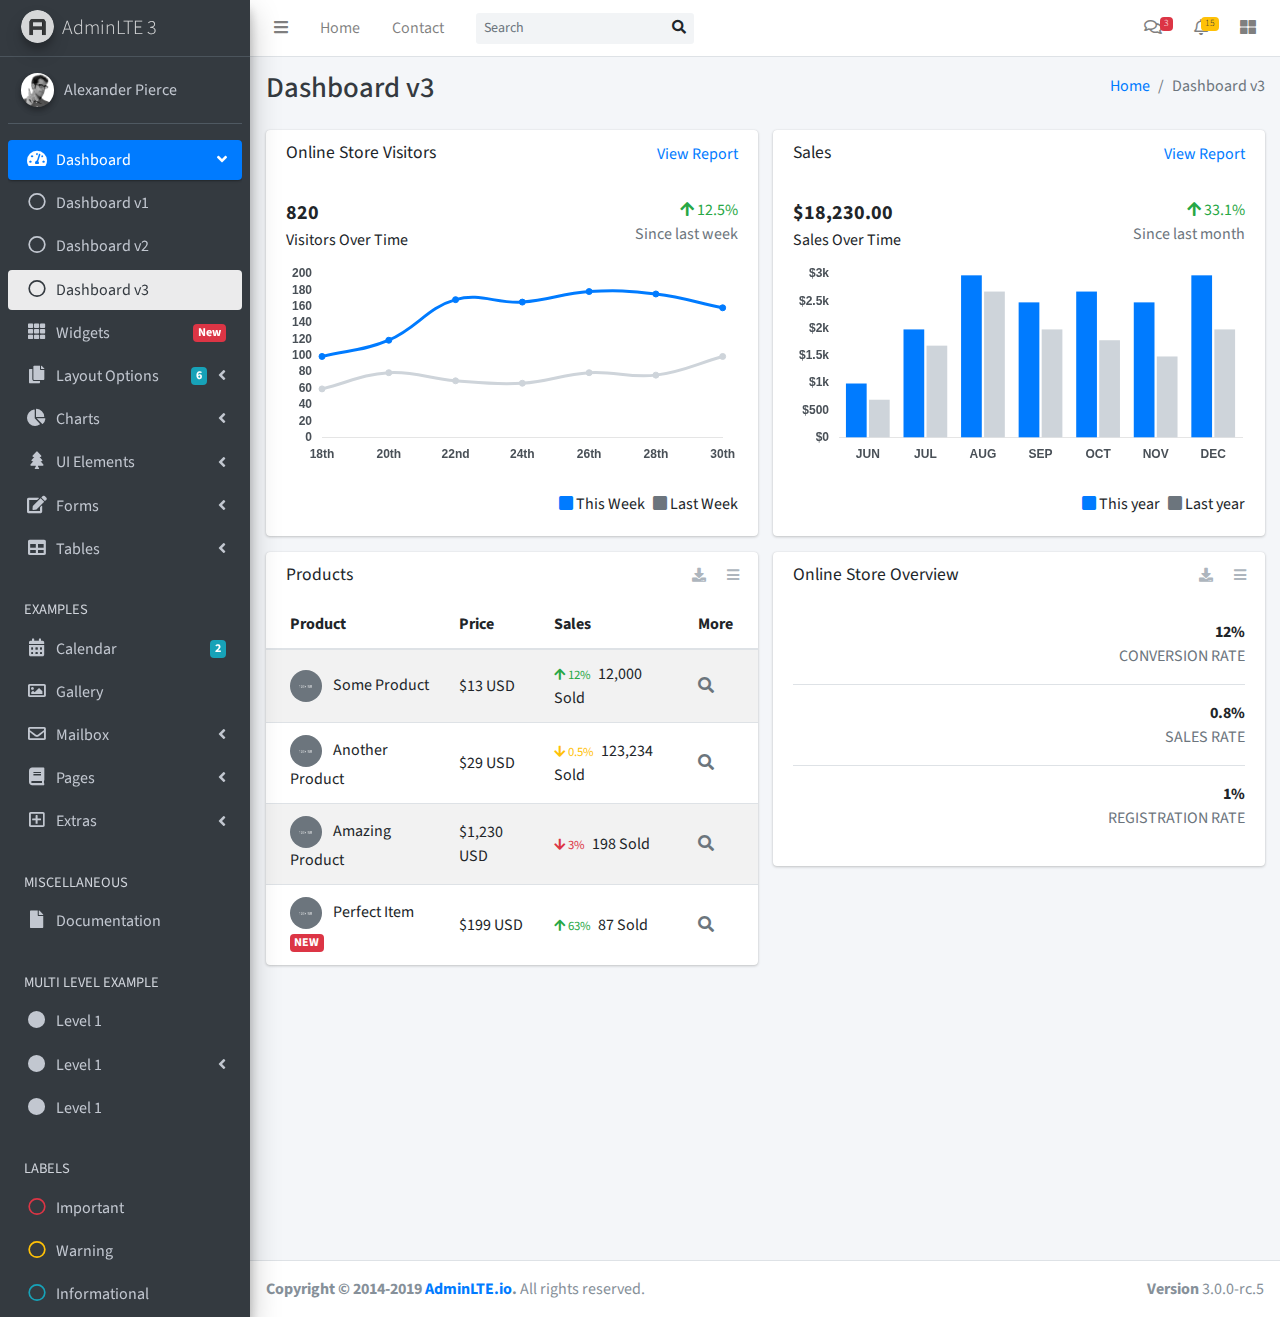
<file: _template/AdminLTE-3.0.0-rc.5/index3.html>
<!DOCTYPE html>
<html lang="en">
<head>
  <meta charset="utf-8">
  <meta name="viewport" content="width=device-width, initial-scale=1">
  <meta http-equiv="x-ua-compatible" content="ie=edge">

  <title>AdminLTE 3 | Dashboard 3</title>

  <!-- Font Awesome Icons -->
  <link rel="stylesheet" href="plugins/fontawesome-free/css/all.min.css">
  <!-- IonIcons -->
  <link rel="stylesheet" href="http://code.ionicframework.com/ionicons/2.0.1/css/ionicons.min.css">
  <!-- Theme style -->
  <link rel="stylesheet" href="dist/css/adminlte.min.css">
  <!-- Google Font: Source Sans Pro -->
  <link href="https://fonts.googleapis.com/css?family=Source+Sans+Pro:300,400,400i,700" rel="stylesheet">
</head>
<!--
BODY TAG OPTIONS:
=================
Apply one or more of the following classes to to the body tag
to get the desired effect
|---------------------------------------------------------|
|LAYOUT OPTIONS | sidebar-collapse                        |
|               | sidebar-mini                            |
|---------------------------------------------------------|
-->
<body class="hold-transition sidebar-mini">
<div class="wrapper">
  <!-- Navbar -->
  <nav class="main-header navbar navbar-expand navbar-white navbar-light">
    <!-- Left navbar links -->
    <ul class="navbar-nav">
      <li class="nav-item">
        <a class="nav-link" data-widget="pushmenu" href="#"><i class="fas fa-bars"></i></a>
      </li>
      <li class="nav-item d-none d-sm-inline-block">
        <a href="index3.html" class="nav-link">Home</a>
      </li>
      <li class="nav-item d-none d-sm-inline-block">
        <a href="#" class="nav-link">Contact</a>
      </li>
    </ul>

    <!-- SEARCH FORM -->
    <form class="form-inline ml-3">
      <div class="input-group input-group-sm">
        <input class="form-control form-control-navbar" type="search" placeholder="Search" aria-label="Search">
        <div class="input-group-append">
          <button class="btn btn-navbar" type="submit">
            <i class="fas fa-search"></i>
          </button>
        </div>
      </div>
    </form>

    <!-- Right navbar links -->
    <ul class="navbar-nav ml-auto">
      <!-- Messages Dropdown Menu -->
      <li class="nav-item dropdown">
        <a class="nav-link" data-toggle="dropdown" href="#">
          <i class="far fa-comments"></i>
          <span class="badge badge-danger navbar-badge">3</span>
        </a>
        <div class="dropdown-menu dropdown-menu-lg dropdown-menu-right">
          <a href="#" class="dropdown-item">
            <!-- Message Start -->
            <div class="media">
              <img src="dist/img/user1-128x128.jpg" alt="User Avatar" class="img-size-50 mr-3 img-circle">
              <div class="media-body">
                <h3 class="dropdown-item-title">
                  Brad Diesel
                  <span class="float-right text-sm text-danger"><i class="fas fa-star"></i></span>
                </h3>
                <p class="text-sm">Call me whenever you can...</p>
                <p class="text-sm text-muted"><i class="far fa-clock mr-1"></i> 4 Hours Ago</p>
              </div>
            </div>
            <!-- Message End -->
          </a>
          <div class="dropdown-divider"></div>
          <a href="#" class="dropdown-item">
            <!-- Message Start -->
            <div class="media">
              <img src="dist/img/user8-128x128.jpg" alt="User Avatar" class="img-size-50 img-circle mr-3">
              <div class="media-body">
                <h3 class="dropdown-item-title">
                  John Pierce
                  <span class="float-right text-sm text-muted"><i class="fas fa-star"></i></span>
                </h3>
                <p class="text-sm">I got your message bro</p>
                <p class="text-sm text-muted"><i class="far fa-clock mr-1"></i> 4 Hours Ago</p>
              </div>
            </div>
            <!-- Message End -->
          </a>
          <div class="dropdown-divider"></div>
          <a href="#" class="dropdown-item">
            <!-- Message Start -->
            <div class="media">
              <img src="dist/img/user3-128x128.jpg" alt="User Avatar" class="img-size-50 img-circle mr-3">
              <div class="media-body">
                <h3 class="dropdown-item-title">
                  Nora Silvester
                  <span class="float-right text-sm text-warning"><i class="fas fa-star"></i></span>
                </h3>
                <p class="text-sm">The subject goes here</p>
                <p class="text-sm text-muted"><i class="far fa-clock mr-1"></i> 4 Hours Ago</p>
              </div>
            </div>
            <!-- Message End -->
          </a>
          <div class="dropdown-divider"></div>
          <a href="#" class="dropdown-item dropdown-footer">See All Messages</a>
        </div>
      </li>
      <!-- Notifications Dropdown Menu -->
      <li class="nav-item dropdown">
        <a class="nav-link" data-toggle="dropdown" href="#">
          <i class="far fa-bell"></i>
          <span class="badge badge-warning navbar-badge">15</span>
        </a>
        <div class="dropdown-menu dropdown-menu-lg dropdown-menu-right">
          <span class="dropdown-item dropdown-header">15 Notifications</span>
          <div class="dropdown-divider"></div>
          <a href="#" class="dropdown-item">
            <i class="fas fa-envelope mr-2"></i> 4 new messages
            <span class="float-right text-muted text-sm">3 mins</span>
          </a>
          <div class="dropdown-divider"></div>
          <a href="#" class="dropdown-item">
            <i class="fas fa-users mr-2"></i> 8 friend requests
            <span class="float-right text-muted text-sm">12 hours</span>
          </a>
          <div class="dropdown-divider"></div>
          <a href="#" class="dropdown-item">
            <i class="fas fa-file mr-2"></i> 3 new reports
            <span class="float-right text-muted text-sm">2 days</span>
          </a>
          <div class="dropdown-divider"></div>
          <a href="#" class="dropdown-item dropdown-footer">See All Notifications</a>
        </div>
      </li>
      <li class="nav-item">
        <a class="nav-link" data-widget="control-sidebar" data-slide="true" href="#"><i
            class="fas fa-th-large"></i></a>
      </li>
    </ul>
  </nav>
  <!-- /.navbar -->

  <!-- Main Sidebar Container -->
  <aside class="main-sidebar sidebar-dark-primary elevation-4">
    <!-- Brand Logo -->
    <a href="index3.html" class="brand-link">
      <img src="dist/img/AdminLTELogo.png" alt="AdminLTE Logo" class="brand-image img-circle elevation-3"
           style="opacity: .8">
      <span class="brand-text font-weight-light">AdminLTE 3</span>
    </a>

    <!-- Sidebar -->
    <div class="sidebar">
      <!-- Sidebar user panel (optional) -->
      <div class="user-panel mt-3 pb-3 mb-3 d-flex">
        <div class="image">
          <img src="dist/img/user2-160x160.jpg" class="img-circle elevation-2" alt="User Image">
        </div>
        <div class="info">
          <a href="#" class="d-block">Alexander Pierce</a>
        </div>
      </div>

      <!-- Sidebar Menu -->
      <nav class="mt-2">
        <ul class="nav nav-pills nav-sidebar flex-column" data-widget="treeview" role="menu" data-accordion="false">
          <!-- Add icons to the links using the .nav-icon class
               with font-awesome or any other icon font library -->
          <li class="nav-item has-treeview menu-open">
            <a href="#" class="nav-link active">
              <i class="nav-icon fas fa-tachometer-alt"></i>
              <p>
                Dashboard
                <i class="right fas fa-angle-left"></i>
              </p>
            </a>
            <ul class="nav nav-treeview">
              <li class="nav-item">
                <a href="./index.html" class="nav-link">
                  <i class="far fa-circle nav-icon"></i>
                  <p>Dashboard v1</p>
                </a>
              </li>
              <li class="nav-item">
                <a href="./index2.html" class="nav-link">
                  <i class="far fa-circle nav-icon"></i>
                  <p>Dashboard v2</p>
                </a>
              </li>
              <li class="nav-item">
                <a href="./index3.html" class="nav-link active">
                  <i class="far fa-circle nav-icon"></i>
                  <p>Dashboard v3</p>
                </a>
              </li>
            </ul>
          </li>
          <li class="nav-item">
            <a href="pages/widgets.html" class="nav-link">
              <i class="nav-icon fas fa-th"></i>
              <p>
                Widgets
                <span class="right badge badge-danger">New</span>
              </p>
            </a>
          </li>
          <li class="nav-item has-treeview">
            <a href="#" class="nav-link">
              <i class="nav-icon fas fa-copy"></i>
              <p>
                Layout Options
                <i class="fas fa-angle-left right"></i>
                <span class="badge badge-info right">6</span>
              </p>
            </a>
            <ul class="nav nav-treeview">
              <li class="nav-item">
                <a href="pages/layout/top-nav.html" class="nav-link">
                  <i class="far fa-circle nav-icon"></i>
                  <p>Top Navigation</p>
                </a>
              </li>
              <li class="nav-item">
                <a href="pages/layout/boxed.html" class="nav-link">
                  <i class="far fa-circle nav-icon"></i>
                  <p>Boxed</p>
                </a>
              </li>
              <li class="nav-item">
                <a href="pages/layout/fixed-sidebar.html" class="nav-link">
                  <i class="far fa-circle nav-icon"></i>
                  <p>Fixed Sidebar</p>
                </a>
              </li>
              <li class="nav-item">
                <a href="pages/layout/fixed-topnav.html" class="nav-link">
                  <i class="far fa-circle nav-icon"></i>
                  <p>Fixed Navbar</p>
                </a>
              </li>
              <li class="nav-item">
                <a href="pages/layout/fixed-footer.html" class="nav-link">
                  <i class="far fa-circle nav-icon"></i>
                  <p>Fixed Footer</p>
                </a>
              </li>
              <li class="nav-item">
                <a href="pages/layout/collapsed-sidebar.html" class="nav-link">
                  <i class="far fa-circle nav-icon"></i>
                  <p>Collapsed Sidebar</p>
                </a>
              </li>
            </ul>
          </li>
          <li class="nav-item has-treeview">
            <a href="#" class="nav-link">
              <i class="nav-icon fas fa-chart-pie"></i>
              <p>
                Charts
                <i class="right fas fa-angle-left"></i>
              </p>
            </a>
            <ul class="nav nav-treeview">
              <li class="nav-item">
                <a href="pages/charts/chartjs.html" class="nav-link">
                  <i class="far fa-circle nav-icon"></i>
                  <p>ChartJS</p>
                </a>
              </li>
              <li class="nav-item">
                <a href="pages/charts/flot.html" class="nav-link">
                  <i class="far fa-circle nav-icon"></i>
                  <p>Flot</p>
                </a>
              </li>
              <li class="nav-item">
                <a href="pages/charts/inline.html" class="nav-link">
                  <i class="far fa-circle nav-icon"></i>
                  <p>Inline</p>
                </a>
              </li>
            </ul>
          </li>
          <li class="nav-item has-treeview">
            <a href="#" class="nav-link">
              <i class="nav-icon fas fa-tree"></i>
              <p>
                UI Elements
                <i class="fas fa-angle-left right"></i>
              </p>
            </a>
            <ul class="nav nav-treeview">
              <li class="nav-item">
                <a href="pages/UI/general.html" class="nav-link">
                  <i class="far fa-circle nav-icon"></i>
                  <p>General</p>
                </a>
              </li>
              <li class="nav-item">
                <a href="pages/UI/icons.html" class="nav-link">
                  <i class="far fa-circle nav-icon"></i>
                  <p>Icons</p>
                </a>
              </li>
              <li class="nav-item">
                <a href="pages/UI/buttons.html" class="nav-link">
                  <i class="far fa-circle nav-icon"></i>
                  <p>Buttons</p>
                </a>
              </li>
              <li class="nav-item">
                <a href="pages/UI/sliders.html" class="nav-link">
                  <i class="far fa-circle nav-icon"></i>
                  <p>Sliders</p>
                </a>
              </li>
              <li class="nav-item">
                <a href="pages/UI/modals.html" class="nav-link">
                  <i class="far fa-circle nav-icon"></i>
                  <p>Modals & Alerts</p>
                </a>
              </li>
              <li class="nav-item">
                <a href="pages/UI/navbar.html" class="nav-link">
                  <i class="far fa-circle nav-icon"></i>
                  <p>Navbar & Tabs</p>
                </a>
              </li>
              <li class="nav-item">
                <a href="pages/UI/timeline.html" class="nav-link">
                  <i class="far fa-circle nav-icon"></i>
                  <p>Timeline</p>
                </a>
              </li>
              <li class="nav-item">
                <a href="pages/UI/ribbons.html" class="nav-link">
                  <i class="far fa-circle nav-icon"></i>
                  <p>Ribbons</p>
                </a>
              </li>
            </ul>
          </li>
          <li class="nav-item has-treeview">
            <a href="#" class="nav-link">
              <i class="nav-icon fas fa-edit"></i>
              <p>
                Forms
                <i class="fas fa-angle-left right"></i>
              </p>
            </a>
            <ul class="nav nav-treeview">
              <li class="nav-item">
                <a href="pages/forms/general.html" class="nav-link">
                  <i class="far fa-circle nav-icon"></i>
                  <p>General Elements</p>
                </a>
              </li>
              <li class="nav-item">
                <a href="pages/forms/advanced.html" class="nav-link">
                  <i class="far fa-circle nav-icon"></i>
                  <p>Advanced Elements</p>
                </a>
              </li>
              <li class="nav-item">
                <a href="pages/forms/editors.html" class="nav-link">
                  <i class="far fa-circle nav-icon"></i>
                  <p>Editors</p>
                </a>
              </li>
            </ul>
          </li>
          <li class="nav-item has-treeview">
            <a href="#" class="nav-link">
              <i class="nav-icon fas fa-table"></i>
              <p>
                Tables
                <i class="fas fa-angle-left right"></i>
              </p>
            </a>
            <ul class="nav nav-treeview">
              <li class="nav-item">
                <a href="pages/tables/simple.html" class="nav-link">
                  <i class="far fa-circle nav-icon"></i>
                  <p>Simple Tables</p>
                </a>
              </li>
              <li class="nav-item">
                <a href="pages/tables/data.html" class="nav-link">
                  <i class="far fa-circle nav-icon"></i>
                  <p>DataTables</p>
                </a>
              </li>
              <li class="nav-item">
                <a href="pages/tables/jsgrid.html" class="nav-link">
                  <i class="far fa-circle nav-icon"></i>
                  <p>jsGrid</p>
                </a>
              </li>
            </ul>
          </li>
          <li class="nav-header">EXAMPLES</li>
          <li class="nav-item">
            <a href="pages/calendar.html" class="nav-link">
              <i class="nav-icon fas fa-calendar-alt"></i>
              <p>
                Calendar
                <span class="badge badge-info right">2</span>
              </p>
            </a>
          </li>
          <li class="nav-item">
            <a href="pages/gallery.html" class="nav-link">
              <i class="nav-icon far fa-image"></i>
              <p>
                Gallery
              </p>
            </a>
          </li>
          <li class="nav-item has-treeview">
            <a href="#" class="nav-link">
              <i class="nav-icon far fa-envelope"></i>
              <p>
                Mailbox
                <i class="fas fa-angle-left right"></i>
              </p>
            </a>
            <ul class="nav nav-treeview">
              <li class="nav-item">
                <a href="pages/mailbox/mailbox.html" class="nav-link">
                  <i class="far fa-circle nav-icon"></i>
                  <p>Inbox</p>
                </a>
              </li>
              <li class="nav-item">
                <a href="pages/mailbox/compose.html" class="nav-link">
                  <i class="far fa-circle nav-icon"></i>
                  <p>Compose</p>
                </a>
              </li>
              <li class="nav-item">
                <a href="pages/mailbox/read-mail.html" class="nav-link">
                  <i class="far fa-circle nav-icon"></i>
                  <p>Read</p>
                </a>
              </li>
            </ul>
          </li>
          <li class="nav-item has-treeview">
            <a href="#" class="nav-link">
              <i class="nav-icon fas fa-book"></i>
              <p>
                Pages
                <i class="fas fa-angle-left right"></i>
              </p>
            </a>
            <ul class="nav nav-treeview">
              <li class="nav-item">
                <a href="pages/examples/invoice.html" class="nav-link">
                  <i class="far fa-circle nav-icon"></i>
                  <p>Invoice</p>
                </a>
              </li>
              <li class="nav-item">
                <a href="pages/examples/profile.html" class="nav-link">
                  <i class="far fa-circle nav-icon"></i>
                  <p>Profile</p>
                </a>
              </li>
              <li class="nav-item">
                <a href="pages/examples/e_commerce.html" class="nav-link">
                  <i class="far fa-circle nav-icon"></i>
                  <p>E-commerce</p>
                </a>
              </li>
              <li class="nav-item">
                <a href="pages/examples/projects.html" class="nav-link">
                  <i class="far fa-circle nav-icon"></i>
                  <p>Projects</p>
                </a>
              </li>
              <li class="nav-item">
                <a href="pages/examples/project_add.html" class="nav-link">
                  <i class="far fa-circle nav-icon"></i>
                  <p>Project Add</p>
                </a>
              </li>
              <li class="nav-item">
                <a href="pages/examples/project_edit.html" class="nav-link">
                  <i class="far fa-circle nav-icon"></i>
                  <p>Project Edit</p>
                </a>
              </li>
              <li class="nav-item">
                <a href="pages/examples/project_detail.html" class="nav-link">
                  <i class="far fa-circle nav-icon"></i>
                  <p>Project Detail</p>
                </a>
              </li>
              <li class="nav-item">
                <a href="pages/examples/contacts.html" class="nav-link">
                  <i class="far fa-circle nav-icon"></i>
                  <p>Contacts</p>
                </a>
              </li>
            </ul>
          </li>
          <li class="nav-item has-treeview">
            <a href="#" class="nav-link">
              <i class="nav-icon far fa-plus-square"></i>
              <p>
                Extras
                <i class="fas fa-angle-left right"></i>
              </p>
            </a>
            <ul class="nav nav-treeview">
              <li class="nav-item">
                <a href="pages/examples/login.html" class="nav-link">
                  <i class="far fa-circle nav-icon"></i>
                  <p>Login</p>
                </a>
              </li>
              <li class="nav-item">
                <a href="pages/examples/register.html" class="nav-link">
                  <i class="far fa-circle nav-icon"></i>
                  <p>Register</p>
                </a>
              </li>
              <li class="nav-item">
                <a href="pages/examples/lockscreen.html" class="nav-link">
                  <i class="far fa-circle nav-icon"></i>
                  <p>Lockscreen</p>
                </a>
              </li>
              <li class="nav-item">
                <a href="pages/examples/legacy-user-menu.html" class="nav-link">
                  <i class="far fa-circle nav-icon"></i>
                  <p>Legacy User Menu</p>
                </a>
              </li>
              <li class="nav-item">
                <a href="pages/examples/language-menu.html" class="nav-link">
                  <i class="far fa-circle nav-icon"></i>
                  <p>Language Menu</p>
                </a>
              </li>
              <li class="nav-item">
                <a href="pages/examples/404.html" class="nav-link">
                  <i class="far fa-circle nav-icon"></i>
                  <p>Error 404</p>
                </a>
              </li>
              <li class="nav-item">
                <a href="pages/examples/500.html" class="nav-link">
                  <i class="far fa-circle nav-icon"></i>
                  <p>Error 500</p>
                </a>
              </li>
              <li class="nav-item">
                <a href="pages/examples/pace.html" class="nav-link">
                  <i class="far fa-circle nav-icon"></i>
                  <p>Pace</p>
                </a>
              </li>
              <li class="nav-item">
                <a href="pages/examples/blank.html" class="nav-link">
                  <i class="far fa-circle nav-icon"></i>
                  <p>Blank Page</p>
                </a>
              </li>
              <li class="nav-item">
                <a href="starter.html" class="nav-link">
                  <i class="far fa-circle nav-icon"></i>
                  <p>Starter Page</p>
                </a>
              </li>
            </ul>
          </li>
          <li class="nav-header">MISCELLANEOUS</li>
          <li class="nav-item">
            <a href="https://adminlte.io/docs/3.0" class="nav-link">
              <i class="nav-icon fas fa-file"></i>
              <p>Documentation</p>
            </a>
          </li>
          <li class="nav-header">MULTI LEVEL EXAMPLE</li>
          <li class="nav-item">
            <a href="#" class="nav-link">
              <i class="fas fa-circle nav-icon"></i>
              <p>Level 1</p>
            </a>
          </li>
          <li class="nav-item has-treeview">
            <a href="#" class="nav-link">
              <i class="nav-icon fas fa-circle"></i>
              <p>
                Level 1
                <i class="right fas fa-angle-left"></i>
              </p>
            </a>
            <ul class="nav nav-treeview">
              <li class="nav-item">
                <a href="#" class="nav-link">
                  <i class="far fa-circle nav-icon"></i>
                  <p>Level 2</p>
                </a>
              </li>
              <li class="nav-item has-treeview">
                <a href="#" class="nav-link">
                  <i class="far fa-circle nav-icon"></i>
                  <p>
                    Level 2
                    <i class="right fas fa-angle-left"></i>
                  </p>
                </a>
                <ul class="nav nav-treeview">
                  <li class="nav-item">
                    <a href="#" class="nav-link">
                      <i class="far fa-dot-circle nav-icon"></i>
                      <p>Level 3</p>
                    </a>
                  </li>
                  <li class="nav-item">
                    <a href="#" class="nav-link">
                      <i class="far fa-dot-circle nav-icon"></i>
                      <p>Level 3</p>
                    </a>
                  </li>
                  <li class="nav-item">
                    <a href="#" class="nav-link">
                      <i class="far fa-dot-circle nav-icon"></i>
                      <p>Level 3</p>
                    </a>
                  </li>
                </ul>
              </li>
              <li class="nav-item">
                <a href="#" class="nav-link">
                  <i class="far fa-circle nav-icon"></i>
                  <p>Level 2</p>
                </a>
              </li>
            </ul>
          </li>
          <li class="nav-item">
            <a href="#" class="nav-link">
              <i class="fas fa-circle nav-icon"></i>
              <p>Level 1</p>
            </a>
          </li>
          <li class="nav-header">LABELS</li>
          <li class="nav-item">
            <a href="#" class="nav-link">
              <i class="nav-icon far fa-circle text-danger"></i>
              <p class="text">Important</p>
            </a>
          </li>
          <li class="nav-item">
            <a href="#" class="nav-link">
              <i class="nav-icon far fa-circle text-warning"></i>
              <p>Warning</p>
            </a>
          </li>
          <li class="nav-item">
            <a href="#" class="nav-link">
              <i class="nav-icon far fa-circle text-info"></i>
              <p>Informational</p>
            </a>
          </li>
        </ul>
      </nav>
      <!-- /.sidebar-menu -->
    </div>
    <!-- /.sidebar -->
  </aside>

  <!-- Content Wrapper. Contains page content -->
  <div class="content-wrapper">
    <!-- Content Header (Page header) -->
    <div class="content-header">
      <div class="container-fluid">
        <div class="row mb-2">
          <div class="col-sm-6">
            <h1 class="m-0 text-dark">Dashboard v3</h1>
          </div><!-- /.col -->
          <div class="col-sm-6">
            <ol class="breadcrumb float-sm-right">
              <li class="breadcrumb-item"><a href="#">Home</a></li>
              <li class="breadcrumb-item active">Dashboard v3</li>
            </ol>
          </div><!-- /.col -->
        </div><!-- /.row -->
      </div><!-- /.container-fluid -->
    </div>
    <!-- /.content-header -->

    <!-- Main content -->
    <div class="content">
      <div class="container-fluid">
        <div class="row">
          <div class="col-lg-6">
            <div class="card">
              <div class="card-header border-0">
                <div class="d-flex justify-content-between">
                  <h3 class="card-title">Online Store Visitors</h3>
                  <a href="javascript:void(0);">View Report</a>
                </div>
              </div>
              <div class="card-body">
                <div class="d-flex">
                  <p class="d-flex flex-column">
                    <span class="text-bold text-lg">820</span>
                    <span>Visitors Over Time</span>
                  </p>
                  <p class="ml-auto d-flex flex-column text-right">
                    <span class="text-success">
                      <i class="fas fa-arrow-up"></i> 12.5%
                    </span>
                    <span class="text-muted">Since last week</span>
                  </p>
                </div>
                <!-- /.d-flex -->

                <div class="position-relative mb-4">
                  <canvas id="visitors-chart" height="200"></canvas>
                </div>

                <div class="d-flex flex-row justify-content-end">
                  <span class="mr-2">
                    <i class="fas fa-square text-primary"></i> This Week
                  </span>

                  <span>
                    <i class="fas fa-square text-gray"></i> Last Week
                  </span>
                </div>
              </div>
            </div>
            <!-- /.card -->

            <div class="card">
              <div class="card-header border-0">
                <h3 class="card-title">Products</h3>
                <div class="card-tools">
                  <a href="#" class="btn btn-tool btn-sm">
                    <i class="fas fa-download"></i>
                  </a>
                  <a href="#" class="btn btn-tool btn-sm">
                    <i class="fas fa-bars"></i>
                  </a>
                </div>
              </div>
              <div class="card-body p-0">
                <table class="table table-striped table-valign-middle">
                  <thead>
                  <tr>
                    <th>Product</th>
                    <th>Price</th>
                    <th>Sales</th>
                    <th>More</th>
                  </tr>
                  </thead>
                  <tbody>
                  <tr>
                    <td>
                      <img src="dist/img/default-150x150.png" alt="Product 1" class="img-circle img-size-32 mr-2">
                      Some Product
                    </td>
                    <td>$13 USD</td>
                    <td>
                      <small class="text-success mr-1">
                        <i class="fas fa-arrow-up"></i>
                        12%
                      </small>
                      12,000 Sold
                    </td>
                    <td>
                      <a href="#" class="text-muted">
                        <i class="fas fa-search"></i>
                      </a>
                    </td>
                  </tr>
                  <tr>
                    <td>
                      <img src="dist/img/default-150x150.png" alt="Product 1" class="img-circle img-size-32 mr-2">
                      Another Product
                    </td>
                    <td>$29 USD</td>
                    <td>
                      <small class="text-warning mr-1">
                        <i class="fas fa-arrow-down"></i>
                        0.5%
                      </small>
                      123,234 Sold
                    </td>
                    <td>
                      <a href="#" class="text-muted">
                        <i class="fas fa-search"></i>
                      </a>
                    </td>
                  </tr>
                  <tr>
                    <td>
                      <img src="dist/img/default-150x150.png" alt="Product 1" class="img-circle img-size-32 mr-2">
                      Amazing Product
                    </td>
                    <td>$1,230 USD</td>
                    <td>
                      <small class="text-danger mr-1">
                        <i class="fas fa-arrow-down"></i>
                        3%
                      </small>
                      198 Sold
                    </td>
                    <td>
                      <a href="#" class="text-muted">
                        <i class="fas fa-search"></i>
                      </a>
                    </td>
                  </tr>
                  <tr>
                    <td>
                      <img src="dist/img/default-150x150.png" alt="Product 1" class="img-circle img-size-32 mr-2">
                      Perfect Item
                      <span class="badge bg-danger">NEW</span>
                    </td>
                    <td>$199 USD</td>
                    <td>
                      <small class="text-success mr-1">
                        <i class="fas fa-arrow-up"></i>
                        63%
                      </small>
                      87 Sold
                    </td>
                    <td>
                      <a href="#" class="text-muted">
                        <i class="fas fa-search"></i>
                      </a>
                    </td>
                  </tr>
                  </tbody>
                </table>
              </div>
            </div>
            <!-- /.card -->
          </div>
          <!-- /.col-md-6 -->
          <div class="col-lg-6">
            <div class="card">
              <div class="card-header border-0">
                <div class="d-flex justify-content-between">
                  <h3 class="card-title">Sales</h3>
                  <a href="javascript:void(0);">View Report</a>
                </div>
              </div>
              <div class="card-body">
                <div class="d-flex">
                  <p class="d-flex flex-column">
                    <span class="text-bold text-lg">$18,230.00</span>
                    <span>Sales Over Time</span>
                  </p>
                  <p class="ml-auto d-flex flex-column text-right">
                    <span class="text-success">
                      <i class="fas fa-arrow-up"></i> 33.1%
                    </span>
                    <span class="text-muted">Since last month</span>
                  </p>
                </div>
                <!-- /.d-flex -->

                <div class="position-relative mb-4">
                  <canvas id="sales-chart" height="200"></canvas>
                </div>

                <div class="d-flex flex-row justify-content-end">
                  <span class="mr-2">
                    <i class="fas fa-square text-primary"></i> This year
                  </span>

                  <span>
                    <i class="fas fa-square text-gray"></i> Last year
                  </span>
                </div>
              </div>
            </div>
            <!-- /.card -->

            <div class="card">
              <div class="card-header border-0">
                <h3 class="card-title">Online Store Overview</h3>
                <div class="card-tools">
                  <a href="#" class="btn btn-sm btn-tool">
                    <i class="fas fa-download"></i>
                  </a>
                  <a href="#" class="btn btn-sm btn-tool">
                    <i class="fas fa-bars"></i>
                  </a>
                </div>
              </div>
              <div class="card-body">
                <div class="d-flex justify-content-between align-items-center border-bottom mb-3">
                  <p class="text-success text-xl">
                    <i class="ion ion-ios-refresh-empty"></i>
                  </p>
                  <p class="d-flex flex-column text-right">
                    <span class="font-weight-bold">
                      <i class="ion ion-android-arrow-up text-success"></i> 12%
                    </span>
                    <span class="text-muted">CONVERSION RATE</span>
                  </p>
                </div>
                <!-- /.d-flex -->
                <div class="d-flex justify-content-between align-items-center border-bottom mb-3">
                  <p class="text-warning text-xl">
                    <i class="ion ion-ios-cart-outline"></i>
                  </p>
                  <p class="d-flex flex-column text-right">
                    <span class="font-weight-bold">
                      <i class="ion ion-android-arrow-up text-warning"></i> 0.8%
                    </span>
                    <span class="text-muted">SALES RATE</span>
                  </p>
                </div>
                <!-- /.d-flex -->
                <div class="d-flex justify-content-between align-items-center mb-0">
                  <p class="text-danger text-xl">
                    <i class="ion ion-ios-people-outline"></i>
                  </p>
                  <p class="d-flex flex-column text-right">
                    <span class="font-weight-bold">
                      <i class="ion ion-android-arrow-down text-danger"></i> 1%
                    </span>
                    <span class="text-muted">REGISTRATION RATE</span>
                  </p>
                </div>
                <!-- /.d-flex -->
              </div>
            </div>
          </div>
          <!-- /.col-md-6 -->
        </div>
        <!-- /.row -->
      </div>
      <!-- /.container-fluid -->
    </div>
    <!-- /.content -->
  </div>
  <!-- /.content-wrapper -->

  <!-- Control Sidebar -->
  <aside class="control-sidebar control-sidebar-dark">
    <!-- Control sidebar content goes here -->
  </aside>
  <!-- /.control-sidebar -->

  <!-- Main Footer -->
  <footer class="main-footer">
    <strong>Copyright &copy; 2014-2019 <a href="http://adminlte.io">AdminLTE.io</a>.</strong>
    All rights reserved.
    <div class="float-right d-none d-sm-inline-block">
      <b>Version</b> 3.0.0-rc.5
    </div>
  </footer>
</div>
<!-- ./wrapper -->

<!-- REQUIRED SCRIPTS -->

<!-- jQuery -->
<script src="plugins/jquery/jquery.min.js"></script>
<!-- Bootstrap -->
<script src="plugins/bootstrap/js/bootstrap.bundle.min.js"></script>
<!-- AdminLTE -->
<script src="dist/js/adminlte.js"></script>

<!-- OPTIONAL SCRIPTS -->
<script src="plugins/chart.js/Chart.min.js"></script>
<script src="dist/js/demo.js"></script>
<script src="dist/js/pages/dashboard3.js"></script>
</body>
</html>
</file>
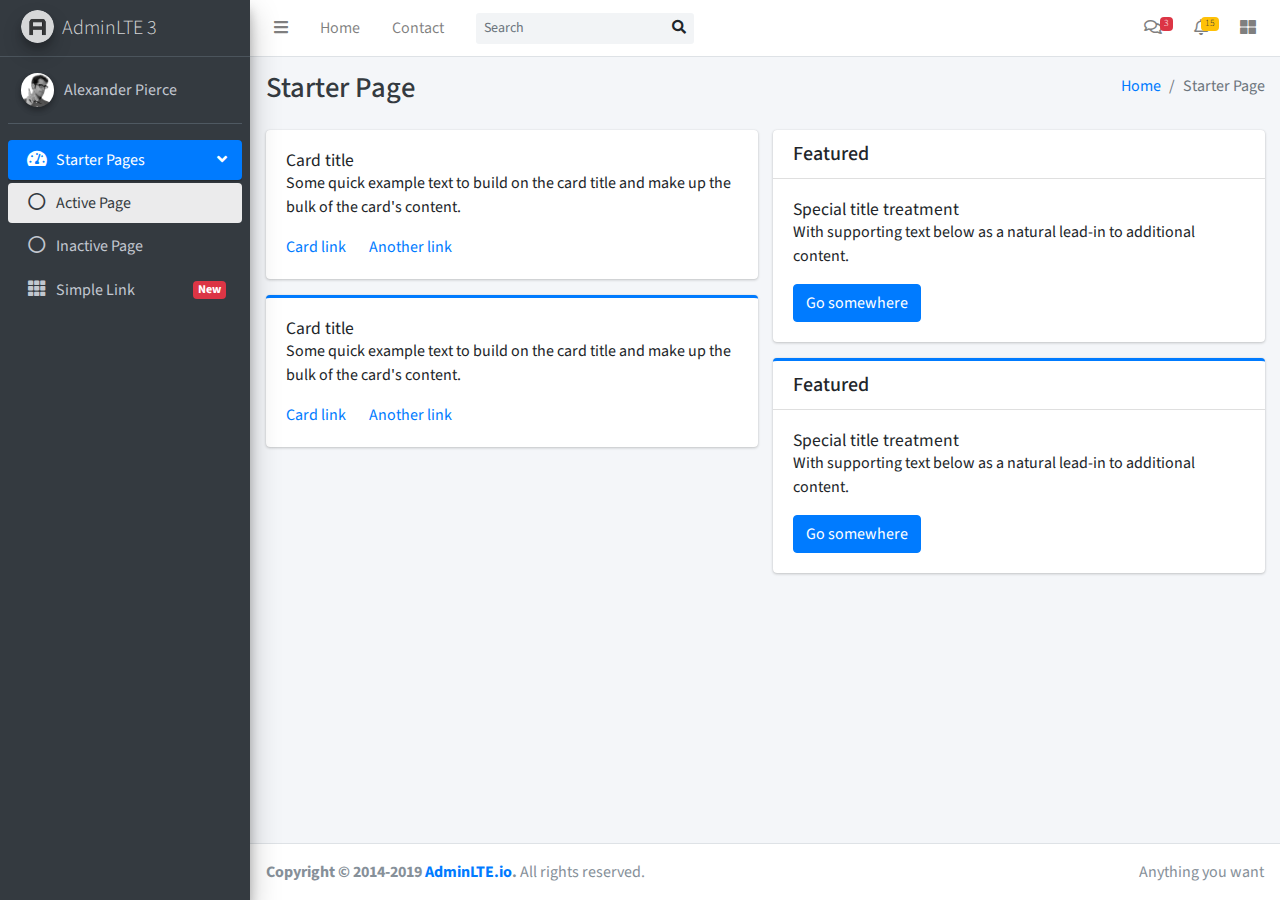
<file: _template/AdminLTE-3.0.0-rc.5/starter.html>
<!DOCTYPE html>
<!--
This is a starter template page. Use this page to start your new project from
scratch. This page gets rid of all links and provides the needed markup only.
-->
<html lang="en">
<head>
  <meta charset="utf-8">
  <meta name="viewport" content="width=device-width, initial-scale=1">
  <meta http-equiv="x-ua-compatible" content="ie=edge">

  <title>AdminLTE 3 | Starter</title>

  <!-- Font Awesome Icons -->
  <link rel="stylesheet" href="plugins/fontawesome-free/css/all.min.css">
  <!-- Theme style -->
  <link rel="stylesheet" href="dist/css/adminlte.min.css">
  <!-- Google Font: Source Sans Pro -->
  <link href="https://fonts.googleapis.com/css?family=Source+Sans+Pro:300,400,400i,700" rel="stylesheet">
</head>
<body class="hold-transition sidebar-mini">
<div class="wrapper">

  <!-- Navbar -->
  <nav class="main-header navbar navbar-expand navbar-white navbar-light">
    <!-- Left navbar links -->
    <ul class="navbar-nav">
      <li class="nav-item">
        <a class="nav-link" data-widget="pushmenu" href="#"><i class="fas fa-bars"></i></a>
      </li>
      <li class="nav-item d-none d-sm-inline-block">
        <a href="index3.html" class="nav-link">Home</a>
      </li>
      <li class="nav-item d-none d-sm-inline-block">
        <a href="#" class="nav-link">Contact</a>
      </li>
    </ul>

    <!-- SEARCH FORM -->
    <form class="form-inline ml-3">
      <div class="input-group input-group-sm">
        <input class="form-control form-control-navbar" type="search" placeholder="Search" aria-label="Search">
        <div class="input-group-append">
          <button class="btn btn-navbar" type="submit">
            <i class="fas fa-search"></i>
          </button>
        </div>
      </div>
    </form>

    <!-- Right navbar links -->
    <ul class="navbar-nav ml-auto">
      <!-- Messages Dropdown Menu -->
      <li class="nav-item dropdown">
        <a class="nav-link" data-toggle="dropdown" href="#">
          <i class="far fa-comments"></i>
          <span class="badge badge-danger navbar-badge">3</span>
        </a>
        <div class="dropdown-menu dropdown-menu-lg dropdown-menu-right">
          <a href="#" class="dropdown-item">
            <!-- Message Start -->
            <div class="media">
              <img src="dist/img/user1-128x128.jpg" alt="User Avatar" class="img-size-50 mr-3 img-circle">
              <div class="media-body">
                <h3 class="dropdown-item-title">
                  Brad Diesel
                  <span class="float-right text-sm text-danger"><i class="fas fa-star"></i></span>
                </h3>
                <p class="text-sm">Call me whenever you can...</p>
                <p class="text-sm text-muted"><i class="far fa-clock mr-1"></i> 4 Hours Ago</p>
              </div>
            </div>
            <!-- Message End -->
          </a>
          <div class="dropdown-divider"></div>
          <a href="#" class="dropdown-item">
            <!-- Message Start -->
            <div class="media">
              <img src="dist/img/user8-128x128.jpg" alt="User Avatar" class="img-size-50 img-circle mr-3">
              <div class="media-body">
                <h3 class="dropdown-item-title">
                  John Pierce
                  <span class="float-right text-sm text-muted"><i class="fas fa-star"></i></span>
                </h3>
                <p class="text-sm">I got your message bro</p>
                <p class="text-sm text-muted"><i class="far fa-clock mr-1"></i> 4 Hours Ago</p>
              </div>
            </div>
            <!-- Message End -->
          </a>
          <div class="dropdown-divider"></div>
          <a href="#" class="dropdown-item">
            <!-- Message Start -->
            <div class="media">
              <img src="dist/img/user3-128x128.jpg" alt="User Avatar" class="img-size-50 img-circle mr-3">
              <div class="media-body">
                <h3 class="dropdown-item-title">
                  Nora Silvester
                  <span class="float-right text-sm text-warning"><i class="fas fa-star"></i></span>
                </h3>
                <p class="text-sm">The subject goes here</p>
                <p class="text-sm text-muted"><i class="far fa-clock mr-1"></i> 4 Hours Ago</p>
              </div>
            </div>
            <!-- Message End -->
          </a>
          <div class="dropdown-divider"></div>
          <a href="#" class="dropdown-item dropdown-footer">See All Messages</a>
        </div>
      </li>
      <!-- Notifications Dropdown Menu -->
      <li class="nav-item dropdown">
        <a class="nav-link" data-toggle="dropdown" href="#">
          <i class="far fa-bell"></i>
          <span class="badge badge-warning navbar-badge">15</span>
        </a>
        <div class="dropdown-menu dropdown-menu-lg dropdown-menu-right">
          <span class="dropdown-header">15 Notifications</span>
          <div class="dropdown-divider"></div>
          <a href="#" class="dropdown-item">
            <i class="fas fa-envelope mr-2"></i> 4 new messages
            <span class="float-right text-muted text-sm">3 mins</span>
          </a>
          <div class="dropdown-divider"></div>
          <a href="#" class="dropdown-item">
            <i class="fas fa-users mr-2"></i> 8 friend requests
            <span class="float-right text-muted text-sm">12 hours</span>
          </a>
          <div class="dropdown-divider"></div>
          <a href="#" class="dropdown-item">
            <i class="fas fa-file mr-2"></i> 3 new reports
            <span class="float-right text-muted text-sm">2 days</span>
          </a>
          <div class="dropdown-divider"></div>
          <a href="#" class="dropdown-item dropdown-footer">See All Notifications</a>
        </div>
      </li>
      <li class="nav-item">
        <a class="nav-link" data-widget="control-sidebar" data-slide="true" href="#"><i
            class="fas fa-th-large"></i></a>
      </li>
    </ul>
  </nav>
  <!-- /.navbar -->

  <!-- Main Sidebar Container -->
  <aside class="main-sidebar sidebar-dark-primary elevation-4">
    <!-- Brand Logo -->
    <a href="index3.html" class="brand-link">
      <img src="dist/img/AdminLTELogo.png" alt="AdminLTE Logo" class="brand-image img-circle elevation-3"
           style="opacity: .8">
      <span class="brand-text font-weight-light">AdminLTE 3</span>
    </a>

    <!-- Sidebar -->
    <div class="sidebar">
      <!-- Sidebar user panel (optional) -->
      <div class="user-panel mt-3 pb-3 mb-3 d-flex">
        <div class="image">
          <img src="dist/img/user2-160x160.jpg" class="img-circle elevation-2" alt="User Image">
        </div>
        <div class="info">
          <a href="#" class="d-block">Alexander Pierce</a>
        </div>
      </div>

      <!-- Sidebar Menu -->
      <nav class="mt-2">
        <ul class="nav nav-pills nav-sidebar flex-column" data-widget="treeview" role="menu" data-accordion="false">
          <!-- Add icons to the links using the .nav-icon class
               with font-awesome or any other icon font library -->
          <li class="nav-item has-treeview menu-open">
            <a href="#" class="nav-link active">
              <i class="nav-icon fas fa-tachometer-alt"></i>
              <p>
                Starter Pages
                <i class="right fas fa-angle-left"></i>
              </p>
            </a>
            <ul class="nav nav-treeview">
              <li class="nav-item">
                <a href="#" class="nav-link active">
                  <i class="far fa-circle nav-icon"></i>
                  <p>Active Page</p>
                </a>
              </li>
              <li class="nav-item">
                <a href="#" class="nav-link">
                  <i class="far fa-circle nav-icon"></i>
                  <p>Inactive Page</p>
                </a>
              </li>
            </ul>
          </li>
          <li class="nav-item">
            <a href="#" class="nav-link">
              <i class="nav-icon fas fa-th"></i>
              <p>
                Simple Link
                <span class="right badge badge-danger">New</span>
              </p>
            </a>
          </li>
        </ul>
      </nav>
      <!-- /.sidebar-menu -->
    </div>
    <!-- /.sidebar -->
  </aside>

  <!-- Content Wrapper. Contains page content -->
  <div class="content-wrapper">
    <!-- Content Header (Page header) -->
    <div class="content-header">
      <div class="container-fluid">
        <div class="row mb-2">
          <div class="col-sm-6">
            <h1 class="m-0 text-dark">Starter Page</h1>
          </div><!-- /.col -->
          <div class="col-sm-6">
            <ol class="breadcrumb float-sm-right">
              <li class="breadcrumb-item"><a href="#">Home</a></li>
              <li class="breadcrumb-item active">Starter Page</li>
            </ol>
          </div><!-- /.col -->
        </div><!-- /.row -->
      </div><!-- /.container-fluid -->
    </div>
    <!-- /.content-header -->

    <!-- Main content -->
    <div class="content">
      <div class="container-fluid">
        <div class="row">
          <div class="col-lg-6">
            <div class="card">
              <div class="card-body">
                <h5 class="card-title">Card title</h5>

                <p class="card-text">
                  Some quick example text to build on the card title and make up the bulk of the card's
                  content.
                </p>

                <a href="#" class="card-link">Card link</a>
                <a href="#" class="card-link">Another link</a>
              </div>
            </div>

            <div class="card card-primary card-outline">
              <div class="card-body">
                <h5 class="card-title">Card title</h5>

                <p class="card-text">
                  Some quick example text to build on the card title and make up the bulk of the card's
                  content.
                </p>
                <a href="#" class="card-link">Card link</a>
                <a href="#" class="card-link">Another link</a>
              </div>
            </div><!-- /.card -->
          </div>
          <!-- /.col-md-6 -->
          <div class="col-lg-6">
            <div class="card">
              <div class="card-header">
                <h5 class="m-0">Featured</h5>
              </div>
              <div class="card-body">
                <h6 class="card-title">Special title treatment</h6>

                <p class="card-text">With supporting text below as a natural lead-in to additional content.</p>
                <a href="#" class="btn btn-primary">Go somewhere</a>
              </div>
            </div>

            <div class="card card-primary card-outline">
              <div class="card-header">
                <h5 class="m-0">Featured</h5>
              </div>
              <div class="card-body">
                <h6 class="card-title">Special title treatment</h6>

                <p class="card-text">With supporting text below as a natural lead-in to additional content.</p>
                <a href="#" class="btn btn-primary">Go somewhere</a>
              </div>
            </div>
          </div>
          <!-- /.col-md-6 -->
        </div>
        <!-- /.row -->
      </div><!-- /.container-fluid -->
    </div>
    <!-- /.content -->
  </div>
  <!-- /.content-wrapper -->

  <!-- Control Sidebar -->
  <aside class="control-sidebar control-sidebar-dark">
    <!-- Control sidebar content goes here -->
    <div class="p-3">
      <h5>Title</h5>
      <p>Sidebar content</p>
    </div>
  </aside>
  <!-- /.control-sidebar -->

  <!-- Main Footer -->
  <footer class="main-footer">
    <!-- To the right -->
    <div class="float-right d-none d-sm-inline">
      Anything you want
    </div>
    <!-- Default to the left -->
    <strong>Copyright &copy; 2014-2019 <a href="https://adminlte.io">AdminLTE.io</a>.</strong> All rights reserved.
  </footer>
</div>
<!-- ./wrapper -->

<!-- REQUIRED SCRIPTS -->

<!-- jQuery -->
<script src="plugins/jquery/jquery.min.js"></script>
<!-- Bootstrap 4 -->
<script src="plugins/bootstrap/js/bootstrap.bundle.min.js"></script>
<!-- AdminLTE App -->
<script src="dist/js/adminlte.min.js"></script>
</body>
</html>
</file>
<file: _template/AdminLTE-3.0.0-rc.5/plugins/daterangepicker/daterangepicker.css>
.daterangepicker {
  position: absolute;
  color: inherit;
  background-color: #fff;
  border-radius: 4px;
  border: 1px solid #ddd;
  width: 278px;
  max-width: none;
  padding: 0;
  margin-top: 7px;
  top: 100px;
  left: 20px;
  z-index: 3001;
  display: none;
  font-family: arial;
  font-size: 15px;
  line-height: 1em;
}

.daterangepicker:before, .daterangepicker:after {
  position: absolute;
  display: inline-block;
  border-bottom-color: rgba(0, 0, 0, 0.2);
  content: '';
}

.daterangepicker:before {
  top: -7px;
  border-right: 7px solid transparent;
  border-left: 7px solid transparent;
  border-bottom: 7px solid #ccc;
}

.daterangepicker:after {
  top: -6px;
  border-right: 6px solid transparent;
  border-bottom: 6px solid #fff;
  border-left: 6px solid transparent;
}

.daterangepicker.opensleft:before {
  right: 9px;
}

.daterangepicker.opensleft:after {
  right: 10px;
}

.daterangepicker.openscenter:before {
  left: 0;
  right: 0;
  width: 0;
  margin-left: auto;
  margin-right: auto;
}

.daterangepicker.openscenter:after {
  left: 0;
  right: 0;
  width: 0;
  margin-left: auto;
  margin-right: auto;
}

.daterangepicker.opensright:before {
  left: 9px;
}

.daterangepicker.opensright:after {
  left: 10px;
}

.daterangepicker.drop-up {
  margin-top: -7px;
}

.daterangepicker.drop-up:before {
  top: initial;
  bottom: -7px;
  border-bottom: initial;
  border-top: 7px solid #ccc;
}

.daterangepicker.drop-up:after {
  top: initial;
  bottom: -6px;
  border-bottom: initial;
  border-top: 6px solid #fff;
}

.daterangepicker.single .daterangepicker .ranges, .daterangepicker.single .drp-calendar {
  float: none;
}

.daterangepicker.single .drp-selected {
  display: none;
}

.daterangepicker.show-calendar .drp-calendar {
  display: block;
}

.daterangepicker.show-calendar .drp-buttons {
  display: block;
}

.daterangepicker.auto-apply .drp-buttons {
  display: none;
}

.daterangepicker .drp-calendar {
  display: none;
  max-width: 270px;
}

.daterangepicker .drp-calendar.left {
  padding: 8px 0 8px 8px;
}

.daterangepicker .drp-calendar.right {
  padding: 8px;
}

.daterangepicker .drp-calendar.single .calendar-table {
  border: none;
}

.daterangepicker .calendar-table .next span, .daterangepicker .calendar-table .prev span {
  color: #fff;
  border: solid black;
  border-width: 0 2px 2px 0;
  border-radius: 0;
  display: inline-block;
  padding: 3px;
}

.daterangepicker .calendar-table .next span {
  transform: rotate(-45deg);
  -webkit-transform: rotate(-45deg);
}

.daterangepicker .calendar-table .prev span {
  transform: rotate(135deg);
  -webkit-transform: rotate(135deg);
}

.daterangepicker .calendar-table th, .daterangepicker .calendar-table td {
  white-space: nowrap;
  text-align: center;
  vertical-align: middle;
  min-width: 32px;
  width: 32px;
  height: 24px;
  line-height: 24px;
  font-size: 12px;
  border-radius: 4px;
  border: 1px solid transparent;
  white-space: nowrap;
  cursor: pointer;
}

.daterangepicker .calendar-table {
  border: 1px solid #fff;
  border-radius: 4px;
  background-color: #fff;
}

.daterangepicker .calendar-table table {
  width: 100%;
  margin: 0;
  border-spacing: 0;
  border-collapse: collapse;
}

.daterangepicker td.available:hover, .daterangepicker th.available:hover {
  background-color: #eee;
  border-color: transparent;
  color: inherit;
}

.daterangepicker td.week, .daterangepicker th.week {
  font-size: 80%;
  color: #ccc;
}

.daterangepicker td.off, .daterangepicker td.off.in-range, .daterangepicker td.off.start-date, .daterangepicker td.off.end-date {
  background-color: #fff;
  border-color: transparent;
  color: #999;
}

.daterangepicker td.in-range {
  background-color: #ebf4f8;
  border-color: transparent;
  color: #000;
  border-radius: 0;
}

.daterangepicker td.start-date {
  border-radius: 4px 0 0 4px;
}

.daterangepicker td.end-date {
  border-radius: 0 4px 4px 0;
}

.daterangepicker td.start-date.end-date {
  border-radius: 4px;
}

.daterangepicker td.active, .daterangepicker td.active:hover {
  background-color: #357ebd;
  border-color: transparent;
  color: #fff;
}

.daterangepicker th.month {
  width: auto;
}

.daterangepicker td.disabled, .daterangepicker option.disabled {
  color: #999;
  cursor: not-allowed;
  text-decoration: line-through;
}

.daterangepicker select.monthselect, .daterangepicker select.yearselect {
  font-size: 12px;
  padding: 1px;
  height: auto;
  margin: 0;
  cursor: default;
}

.daterangepicker select.monthselect {
  margin-right: 2%;
  width: 56%;
}

.daterangepicker select.yearselect {
  width: 40%;
}

.daterangepicker select.hourselect, .daterangepicker select.minuteselect, .daterangepicker select.secondselect, .daterangepicker select.ampmselect {
  width: 50px;
  margin: 0 auto;
  background: #eee;
  border: 1px solid #eee;
  padding: 2px;
  outline: 0;
  font-size: 12px;
}

.daterangepicker .calendar-time {
  text-align: center;
  margin: 4px auto 0 auto;
  line-height: 30px;
  position: relative;
}

.daterangepicker .calendar-time select.disabled {
  color: #ccc;
  cursor: not-allowed;
}

.daterangepicker .drp-buttons {
  clear: both;
  text-align: right;
  padding: 8px;
  border-top: 1px solid #ddd;
  display: none;
  line-height: 12px;
  vertical-align: middle;
}

.daterangepicker .drp-selected {
  display: inline-block;
  font-size: 12px;
  padding-right: 8px;
}

.daterangepicker .drp-buttons .btn {
  margin-left: 8px;
  font-size: 12px;
  font-weight: bold;
  padding: 4px 8px;
}

.daterangepicker.show-ranges.single.rtl .drp-calendar.left {
  border-right: 1px solid #ddd;
}

.daterangepicker.show-ranges.single.ltr .drp-calendar.left {
  border-left: 1px solid #ddd;
}

.daterangepicker.show-ranges.rtl .drp-calendar.right {
  border-right: 1px solid #ddd;
}

.daterangepicker.show-ranges.ltr .drp-calendar.left {
  border-left: 1px solid #ddd;
}

.daterangepicker .ranges {
  float: none;
  text-align: left;
  margin: 0;
}

.daterangepicker.show-calendar .ranges {
  margin-top: 8px;
}

.daterangepicker .ranges ul {
  list-style: none;
  margin: 0 auto;
  padding: 0;
  width: 100%;
}

.daterangepicker .ranges li {
  font-size: 12px;
  padding: 8px 12px;
  cursor: pointer;
}

.daterangepicker .ranges li:hover {
  background-color: #eee;
}

.daterangepicker .ranges li.active {
  background-color: #08c;
  color: #fff;
}

/*  Larger Screen Styling */
@media (min-width: 564px) {
  .daterangepicker {
    width: auto;
  }

  .daterangepicker .ranges ul {
    width: 140px;
  }

  .daterangepicker.single .ranges ul {
    width: 100%;
  }

  .daterangepicker.single .drp-calendar.left {
    clear: none;
  }

  .daterangepicker.single .ranges, .daterangepicker.single .drp-calendar {
    float: left;
  }

  .daterangepicker {
    direction: ltr;
    text-align: left;
  }

  .daterangepicker .drp-calendar.left {
    clear: left;
    margin-right: 0;
  }

  .daterangepicker .drp-calendar.left .calendar-table {
    border-right: none;
    border-top-right-radius: 0;
    border-bottom-right-radius: 0;
  }

  .daterangepicker .drp-calendar.right {
    margin-left: 0;
  }

  .daterangepicker .drp-calendar.right .calendar-table {
    border-left: none;
    border-top-left-radius: 0;
    border-bottom-left-radius: 0;
  }

  .daterangepicker .drp-calendar.left .calendar-table {
    padding-right: 8px;
  }

  .daterangepicker .ranges, .daterangepicker .drp-calendar {
    float: left;
  }
}

@media (min-width: 730px) {
  .daterangepicker .ranges {
    width: auto;
  }

  .daterangepicker .ranges {
    float: left;
  }

  .daterangepicker.rtl .ranges {
    float: right;
  }

  .daterangepicker .drp-calendar.left {
    clear: none !important;
  }
}
</file>
<file: _template/AdminLTE-3.0.0-rc.5/plugins/summernote/summernote-bs4.css>
@font-face{font-family:"summernote";font-style:normal;font-weight:normal;src:url("./font/summernote.eot?1d9aeaaff0a8939558a45be6cd52cd4c");src:url("./font/summernote.eot?1d9aeaaff0a8939558a45be6cd52cd4c#iefix") format("embedded-opentype"),url("./font/summernote.woff?1d9aeaaff0a8939558a45be6cd52cd4c") format("woff"),url("./font/summernote.ttf?1d9aeaaff0a8939558a45be6cd52cd4c") format("truetype")}[class^="note-icon-"]:before,[class*=" note-icon-"]:before{display:inline-block;font:normal normal normal 14px summernote;font-size:inherit;-webkit-font-smoothing:antialiased;text-decoration:inherit;text-rendering:auto;text-transform:none;vertical-align:middle;speak:none;-moz-osx-font-smoothing:grayscale}.note-icon-align-center:before,.note-icon-align-indent:before,.note-icon-align-justify:before,.note-icon-align-left:before,.note-icon-align-outdent:before,.note-icon-align-right:before,.note-icon-align:before,.note-icon-arrow-circle-down:before,.note-icon-arrow-circle-left:before,.note-icon-arrow-circle-right:before,.note-icon-arrow-circle-up:before,.note-icon-arrows-alt:before,.note-icon-arrows-h:before,.note-icon-arrows-v:before,.note-icon-bold:before,.note-icon-caret:before,.note-icon-chain-broken:before,.note-icon-circle:before,.note-icon-close:before,.note-icon-code:before,.note-icon-col-after:before,.note-icon-col-before:before,.note-icon-col-remove:before,.note-icon-eraser:before,.note-icon-float-left:before,.note-icon-float-none:before,.note-icon-float-right:before,.note-icon-font:before,.note-icon-frame:before,.note-icon-italic:before,.note-icon-link:before,.note-icon-magic:before,.note-icon-menu-check:before,.note-icon-minus:before,.note-icon-orderedlist:before,.note-icon-pencil:before,.note-icon-picture:before,.note-icon-question:before,.note-icon-redo:before,.note-icon-rollback:before,.note-icon-row-above:before,.note-icon-row-below:before,.note-icon-row-remove:before,.note-icon-special-character:before,.note-icon-square:before,.note-icon-strikethrough:before,.note-icon-subscript:before,.note-icon-summernote:before,.note-icon-superscript:before,.note-icon-table:before,.note-icon-text-height:before,.note-icon-trash:before,.note-icon-underline:before,.note-icon-undo:before,.note-icon-unorderedlist:before,.note-icon-video:before{display:inline-block;font-family:"summernote";font-style:normal;font-weight:normal;text-decoration:inherit}.note-icon-align-center:before{content:"\f101"}.note-icon-align-indent:before{content:"\f102"}.note-icon-align-justify:before{content:"\f103"}.note-icon-align-left:before{content:"\f104"}.note-icon-align-outdent:before{content:"\f105"}.note-icon-align-right:before{content:"\f106"}.note-icon-align:before{content:"\f107"}.note-icon-arrow-circle-down:before{content:"\f108"}.note-icon-arrow-circle-left:before{content:"\f109"}.note-icon-arrow-circle-right:before{content:"\f10a"}.note-icon-arrow-circle-up:before{content:"\f10b"}.note-icon-arrows-alt:before{content:"\f10c"}.note-icon-arrows-h:before{content:"\f10d"}.note-icon-arrows-v:before{content:"\f10e"}.note-icon-bold:before{content:"\f10f"}.note-icon-caret:before{content:"\f110"}.note-icon-chain-broken:before{content:"\f111"}.note-icon-circle:before{content:"\f112"}.note-icon-close:before{content:"\f113"}.note-icon-code:before{content:"\f114"}.note-icon-col-after:before{content:"\f115"}.note-icon-col-before:before{content:"\f116"}.note-icon-col-remove:before{content:"\f117"}.note-icon-eraser:before{content:"\f118"}.note-icon-float-left:before{content:"\f119"}.note-icon-float-none:before{content:"\f11a"}.note-icon-float-right:before{content:"\f11b"}.note-icon-font:before{content:"\f11c"}.note-icon-frame:before{content:"\f11d"}.note-icon-italic:before{content:"\f11e"}.note-icon-link:before{content:"\f11f"}.note-icon-magic:before{content:"\f120"}.note-icon-menu-check:before{content:"\f121"}.note-icon-minus:before{content:"\f122"}.note-icon-orderedlist:before{content:"\f123"}.note-icon-pencil:before{content:"\f124"}.note-icon-picture:before{content:"\f125"}.note-icon-question:before{content:"\f126"}.note-icon-redo:before{content:"\f127"}.note-icon-rollback:before{content:"\f128"}.note-icon-row-above:before{content:"\f129"}.note-icon-row-below:before{content:"\f12a"}.note-icon-row-remove:before{content:"\f12b"}.note-icon-special-character:before{content:"\f12c"}.note-icon-square:before{content:"\f12d"}.note-icon-strikethrough:before{content:"\f12e"}.note-icon-subscript:before{content:"\f12f"}.note-icon-summernote:before{content:"\f130"}.note-icon-superscript:before{content:"\f131"}.note-icon-table:before{content:"\f132"}.note-icon-text-height:before{content:"\f133"}.note-icon-trash:before{content:"\f134"}.note-icon-underline:before{content:"\f135"}.note-icon-undo:before{content:"\f136"}.note-icon-unorderedlist:before{content:"\f137"}.note-icon-video:before{content:"\f138"}.note-editor{position:relative}.note-editor .note-dropzone{position:absolute;z-index:100;display:none;color:#87cefa;background-color:#fff;opacity:.95}.note-editor .note-dropzone .note-dropzone-message{display:table-cell;font-size:28px;font-weight:700;text-align:center;vertical-align:middle}.note-editor .note-dropzone.hover{color:#098ddf}.note-editor.dragover .note-dropzone{display:table}.note-editor .note-editing-area{position:relative}.note-editor .note-editing-area .note-editable{outline:0}.note-editor .note-editing-area .note-editable sup{vertical-align:super}.note-editor .note-editing-area .note-editable sub{vertical-align:sub}.note-editor .note-editing-area img.note-float-left{margin-right:10px}.note-editor .note-editing-area img.note-float-right{margin-left:10px}.note-editor.note-frame{border:1px solid #a9a9a9}.note-editor.note-frame.codeview .note-editing-area .note-editable{display:none}.note-editor.note-frame.codeview .note-editing-area .note-codable{display:block}.note-editor.note-frame .note-editing-area{overflow:hidden}.note-editor.note-frame .note-editing-area .note-editable{padding:10px;overflow:auto;color:#000;word-wrap:break-word;background-color:#fff}.note-editor.note-frame .note-editing-area .note-editable[contenteditable="false"]{background-color:#e5e5e5}.note-editor.note-frame .note-editing-area .note-codable{display:none;width:100%;padding:10px;margin-bottom:0;font-family:Menlo,Monaco,monospace,sans-serif;font-size:14px;color:#ccc;background-color:#222;border:0;-webkit-border-radius:0;-moz-border-radius:0;border-radius:0;outline:0;box-shadow:none;-webkit-box-sizing:border-box;-moz-box-sizing:border-box;-ms-box-sizing:border-box;box-sizing:border-box;resize:none}.note-editor.note-frame.fullscreen{position:fixed;top:0;left:0;z-index:1050;width:100%!important}.note-editor.note-frame.fullscreen .note-editable{background-color:#fff}.note-editor.note-frame.fullscreen .note-resizebar{display:none}.note-editor.note-frame .note-status-output{display:block;width:100%;height:20px;margin-bottom:0;font-size:14px;line-height:1.42857143;color:#000;border:0;border-top:1px solid #e2e2e2}.note-editor.note-frame .note-status-output:empty{height:0;border-top:0 solid transparent}.note-editor.note-frame .note-status-output .pull-right{float:right!important}.note-editor.note-frame .note-status-output .text-muted{color:#777}.note-editor.note-frame .note-status-output .text-primary{color:#286090}.note-editor.note-frame .note-status-output .text-success{color:#3c763d}.note-editor.note-frame .note-status-output .text-info{color:#31708f}.note-editor.note-frame .note-status-output .text-warning{color:#8a6d3b}.note-editor.note-frame .note-status-output .text-danger{color:#a94442}.note-editor.note-frame .note-status-output .alert{padding:7px 10px 2px 10px;margin:-7px 0 0 0;color:#000;background-color:#f5f5f5;border-radius:0}.note-editor.note-frame .note-status-output .alert .note-icon{margin-right:5px}.note-editor.note-frame .note-status-output .alert-success{color:#3c763d!important;background-color:#dff0d8!important}.note-editor.note-frame .note-status-output .alert-info{color:#31708f!important;background-color:#d9edf7!important}.note-editor.note-frame .note-status-output .alert-warning{color:#8a6d3b!important;background-color:#fcf8e3!important}.note-editor.note-frame .note-status-output .alert-danger{color:#a94442!important;background-color:#f2dede!important}.note-editor.note-frame .note-statusbar{background-color:#f5f5f5;border-top:1px solid #ddd;border-bottom-right-radius:4px;border-bottom-left-radius:4px}.note-editor.note-frame .note-statusbar .note-resizebar{width:100%;height:9px;padding-top:1px;cursor:ns-resize}.note-editor.note-frame .note-statusbar .note-resizebar .note-icon-bar{width:20px;margin:1px auto;border-top:1px solid #a9a9a9}.note-editor.note-frame .note-statusbar.locked .note-resizebar{cursor:default}.note-editor.note-frame .note-statusbar.locked .note-resizebar .note-icon-bar{display:none}.note-editor.note-frame .note-placeholder{padding:10px}.note-popover.popover{display:none;max-width:none}.note-popover.popover .popover-content a{display:inline-block;max-width:200px;overflow:hidden;text-overflow:ellipsis;white-space:nowrap;vertical-align:middle}.note-popover.popover .arrow{left:20px!important}.note-toolbar{position:relative;z-index:500}.note-popover .popover-content,.card-header.note-toolbar{padding:0 0 5px 5px;margin:0;background:#f5f5f5}.note-popover .popover-content>.btn-group,.card-header.note-toolbar>.btn-group{margin-top:5px;margin-right:5px;margin-left:0}.note-popover .popover-content .btn-group .note-table,.card-header.note-toolbar .btn-group .note-table{min-width:0;padding:5px}.note-popover .popover-content .btn-group .note-table .note-dimension-picker,.card-header.note-toolbar .btn-group .note-table .note-dimension-picker{font-size:18px}.note-popover .popover-content .btn-group .note-table .note-dimension-picker .note-dimension-picker-mousecatcher,.card-header.note-toolbar .btn-group .note-table .note-dimension-picker .note-dimension-picker-mousecatcher{position:absolute!important;z-index:3;width:10em;height:10em;cursor:pointer}.note-popover .popover-content .btn-group .note-table .note-dimension-picker .note-dimension-picker-unhighlighted,.card-header.note-toolbar .btn-group .note-table .note-dimension-picker .note-dimension-picker-unhighlighted{position:relative!important;z-index:1;width:5em;height:5em;background:url('[data-uri]') repeat}.note-popover .popover-content .btn-group .note-table .note-dimension-picker .note-dimension-picker-highlighted,.card-header.note-toolbar .btn-group .note-table .note-dimension-picker .note-dimension-picker-highlighted{position:absolute!important;z-index:2;width:1em;height:1em;background:url('[data-uri]') repeat}.note-popover .popover-content .note-style .dropdown-style blockquote,.card-header.note-toolbar .note-style .dropdown-style blockquote,.note-popover .popover-content .note-style .dropdown-style pre,.card-header.note-toolbar .note-style .dropdown-style pre{padding:5px 10px;margin:0}.note-popover .popover-content .note-style .dropdown-style h1,.card-header.note-toolbar .note-style .dropdown-style h1,.note-popover .popover-content .note-style .dropdown-style h2,.card-header.note-toolbar .note-style .dropdown-style h2,.note-popover .popover-content .note-style .dropdown-style h3,.card-header.note-toolbar .note-style .dropdown-style h3,.note-popover .popover-content .note-style .dropdown-style h4,.card-header.note-toolbar .note-style .dropdown-style h4,.note-popover .popover-content .note-style .dropdown-style h5,.card-header.note-toolbar .note-style .dropdown-style h5,.note-popover .popover-content .note-style .dropdown-style h6,.card-header.note-toolbar .note-style .dropdown-style h6,.note-popover .popover-content .note-style .dropdown-style p,.card-header.note-toolbar .note-style .dropdown-style p{padding:0;margin:0}.note-popover .popover-content .note-color-all .dropdown-menu,.card-header.note-toolbar .note-color-all .dropdown-menu{min-width:337px}.note-popover .popover-content .note-color .dropdown-toggle,.card-header.note-toolbar .note-color .dropdown-toggle{width:20px;padding-left:5px}.note-popover .popover-content .note-color .dropdown-menu .note-palette,.card-header.note-toolbar .note-color .dropdown-menu .note-palette{display:inline-block;width:160px;margin:0}.note-popover .popover-content .note-color .dropdown-menu .note-palette:first-child,.card-header.note-toolbar .note-color .dropdown-menu .note-palette:first-child{margin:0 5px}.note-popover .popover-content .note-color .dropdown-menu .note-palette .note-palette-title,.card-header.note-toolbar .note-color .dropdown-menu .note-palette .note-palette-title{margin:2px 7px;font-size:12px;text-align:center;border-bottom:1px solid #eee}.note-popover .popover-content .note-color .dropdown-menu .note-palette .note-color-reset,.card-header.note-toolbar .note-color .dropdown-menu .note-palette .note-color-reset,.note-popover .popover-content .note-color .dropdown-menu .note-palette .note-color-select,.card-header.note-toolbar .note-color .dropdown-menu .note-palette .note-color-select{width:100%;padding:0 3px;margin:3px;font-size:11px;cursor:pointer;-webkit-border-radius:5px;-moz-border-radius:5px;border-radius:5px}.note-popover .popover-content .note-color .dropdown-menu .note-palette .note-color-row,.card-header.note-toolbar .note-color .dropdown-menu .note-palette .note-color-row{height:20px}.note-popover .popover-content .note-color .dropdown-menu .note-palette .note-color-reset:hover,.card-header.note-toolbar .note-color .dropdown-menu .note-palette .note-color-reset:hover{background:#eee}.note-popover .popover-content .note-color .dropdown-menu .note-palette .note-color-select-btn,.card-header.note-toolbar .note-color .dropdown-menu .note-palette .note-color-select-btn{display:none}.note-popover .popover-content .note-color .dropdown-menu .note-palette .note-holder-custom .note-color-btn,.card-header.note-toolbar .note-color .dropdown-menu .note-palette .note-holder-custom .note-color-btn{border:1px solid #eee}.note-popover .popover-content .note-para .dropdown-menu,.card-header.note-toolbar .note-para .dropdown-menu{min-width:216px;padding:5px}.note-popover .popover-content .note-para .dropdown-menu>div:first-child,.card-header.note-toolbar .note-para .dropdown-menu>div:first-child{margin-right:5px}.note-popover .popover-content .dropdown-menu,.card-header.note-toolbar .dropdown-menu{min-width:90px}.note-popover .popover-content .dropdown-menu.right,.card-header.note-toolbar .dropdown-menu.right{right:0;left:auto}.note-popover .popover-content .dropdown-menu.right::before,.card-header.note-toolbar .dropdown-menu.right::before{right:9px;left:auto!important}.note-popover .popover-content .dropdown-menu.right::after,.card-header.note-toolbar .dropdown-menu.right::after{right:10px;left:auto!important}.note-popover .popover-content .dropdown-menu.note-check a i,.card-header.note-toolbar .dropdown-menu.note-check a i{color:deepskyblue;visibility:hidden}.note-popover .popover-content .dropdown-menu.note-check a.checked i,.card-header.note-toolbar .dropdown-menu.note-check a.checked i{visibility:visible}.note-popover .popover-content .note-fontsize-10,.card-header.note-toolbar .note-fontsize-10{font-size:10px}.note-popover .popover-content .note-color-palette,.card-header.note-toolbar .note-color-palette{line-height:1}.note-popover .popover-content .note-color-palette div .note-color-btn,.card-header.note-toolbar .note-color-palette div .note-color-btn{width:20px;height:20px;padding:0;margin:0;border:1px solid #fff}.note-popover .popover-content .note-color-palette div .note-color-btn:hover,.card-header.note-toolbar .note-color-palette div .note-color-btn:hover{border:1px solid #000}.note-dialog>div{display:none}.note-dialog .form-group{margin-right:0;margin-left:0}.note-dialog .note-modal-form{margin:0}.note-dialog .note-image-dialog .note-dropzone{min-height:100px;margin-bottom:10px;font-size:30px;line-height:4;color:lightgray;text-align:center;border:4px dashed lightgray}@-moz-document url-prefix(){.note-image-input{height:auto}}.note-placeholder{position:absolute;display:none;color:gray}.note-handle .note-control-selection{position:absolute;display:none;border:1px solid black}.note-handle .note-control-selection>div{position:absolute}.note-handle .note-control-selection .note-control-selection-bg{width:100%;height:100%;background-color:black;-webkit-opacity:.3;-khtml-opacity:.3;-moz-opacity:.3;opacity:.3;-ms-filter:alpha(opacity=30);filter:alpha(opacity=30)}.note-handle .note-control-selection .note-control-handle{width:7px;height:7px;border:1px solid black}.note-handle .note-control-selection .note-control-holder{width:7px;height:7px;border:1px solid black}.note-handle .note-control-selection .note-control-sizing{width:7px;height:7px;background-color:white;border:1px solid black}.note-handle .note-control-selection .note-control-nw{top:-5px;left:-5px;border-right:0;border-bottom:0}.note-handle .note-control-selection .note-control-ne{top:-5px;right:-5px;border-bottom:0;border-left:none}.note-handle .note-control-selection .note-control-sw{bottom:-5px;left:-5px;border-top:0;border-right:0}.note-handle .note-control-selection .note-control-se{right:-5px;bottom:-5px;cursor:se-resize}.note-handle .note-control-selection .note-control-se.note-control-holder{cursor:default;border-top:0;border-left:none}.note-handle .note-control-selection .note-control-selection-info{right:0;bottom:0;padding:5px;margin:5px;font-size:12px;color:#fff;background-color:#000;-webkit-border-radius:5px;-moz-border-radius:5px;border-radius:5px;-webkit-opacity:.7;-khtml-opacity:.7;-moz-opacity:.7;opacity:.7;-ms-filter:alpha(opacity=70);filter:alpha(opacity=70)}.note-hint-popover{min-width:100px;padding:2px}.note-hint-popover .popover-content{max-height:150px;padding:3px;overflow:auto}.note-hint-popover .popover-content .note-hint-group .note-hint-item{display:block!important;padding:3px}.note-hint-popover .popover-content .note-hint-group .note-hint-item.active,.note-hint-popover .popover-content .note-hint-group .note-hint-item:hover{display:block;clear:both;font-weight:400;line-height:1.4;color:#fff;text-decoration:none;white-space:nowrap;cursor:pointer;background-color:#428bca;outline:0}
</file>
<file: assets/css/style.css>
@media screen and (min-width: 800px) {
    .mt-31{
        margin-top: 31px;
      
    }
}

li{
    color: white;
}

#nomeAluno input{
    width: 200px;
    height: 200px;;
}

.pt-20{
    margin-top:40px;
    margin-bottom: -15px;
}
</file>
<file: _template/AdminLTE-3.0.0-rc.5/plugins/jqvmap/jqvmap.min.css>
.jqvmap-label,.jqvmap-pin{pointer-events:none}.jqvmap-label{position:absolute;display:none;-webkit-border-radius:3px;-moz-border-radius:3px;border-radius:3px;background:#292929;color:#fff;font-family:sans-serif,Verdana;font-size:smaller;padding:3px}.jqvmap-zoomin,.jqvmap-zoomout{position:absolute;left:10px;-webkit-border-radius:3px;-moz-border-radius:3px;border-radius:3px;background:#000;padding:3px;color:#fff;width:10px;height:10px;cursor:pointer;line-height:10px;text-align:center}.jqvmap-zoomin{top:10px}.jqvmap-zoomout{top:30px}.jqvmap-region{cursor:pointer}.jqvmap-ajax_response{width:100%;height:500px}
</file>
